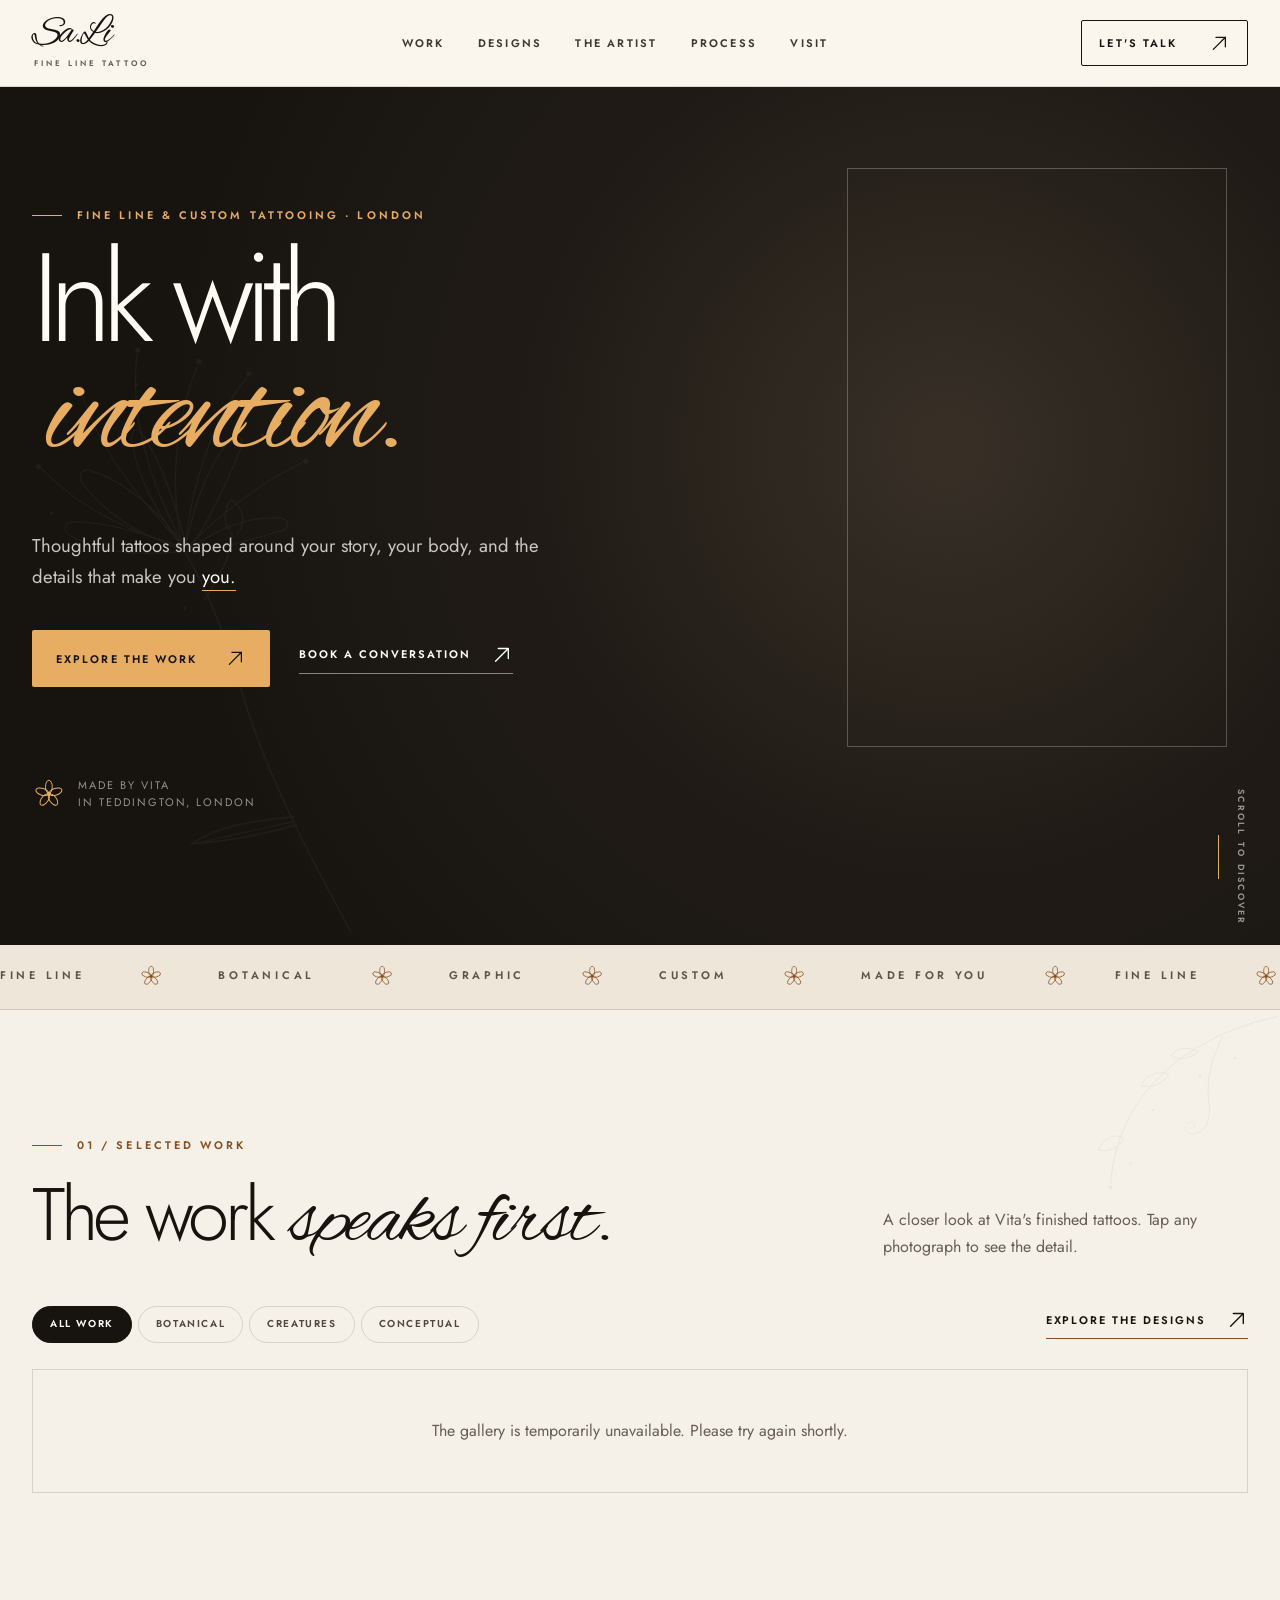
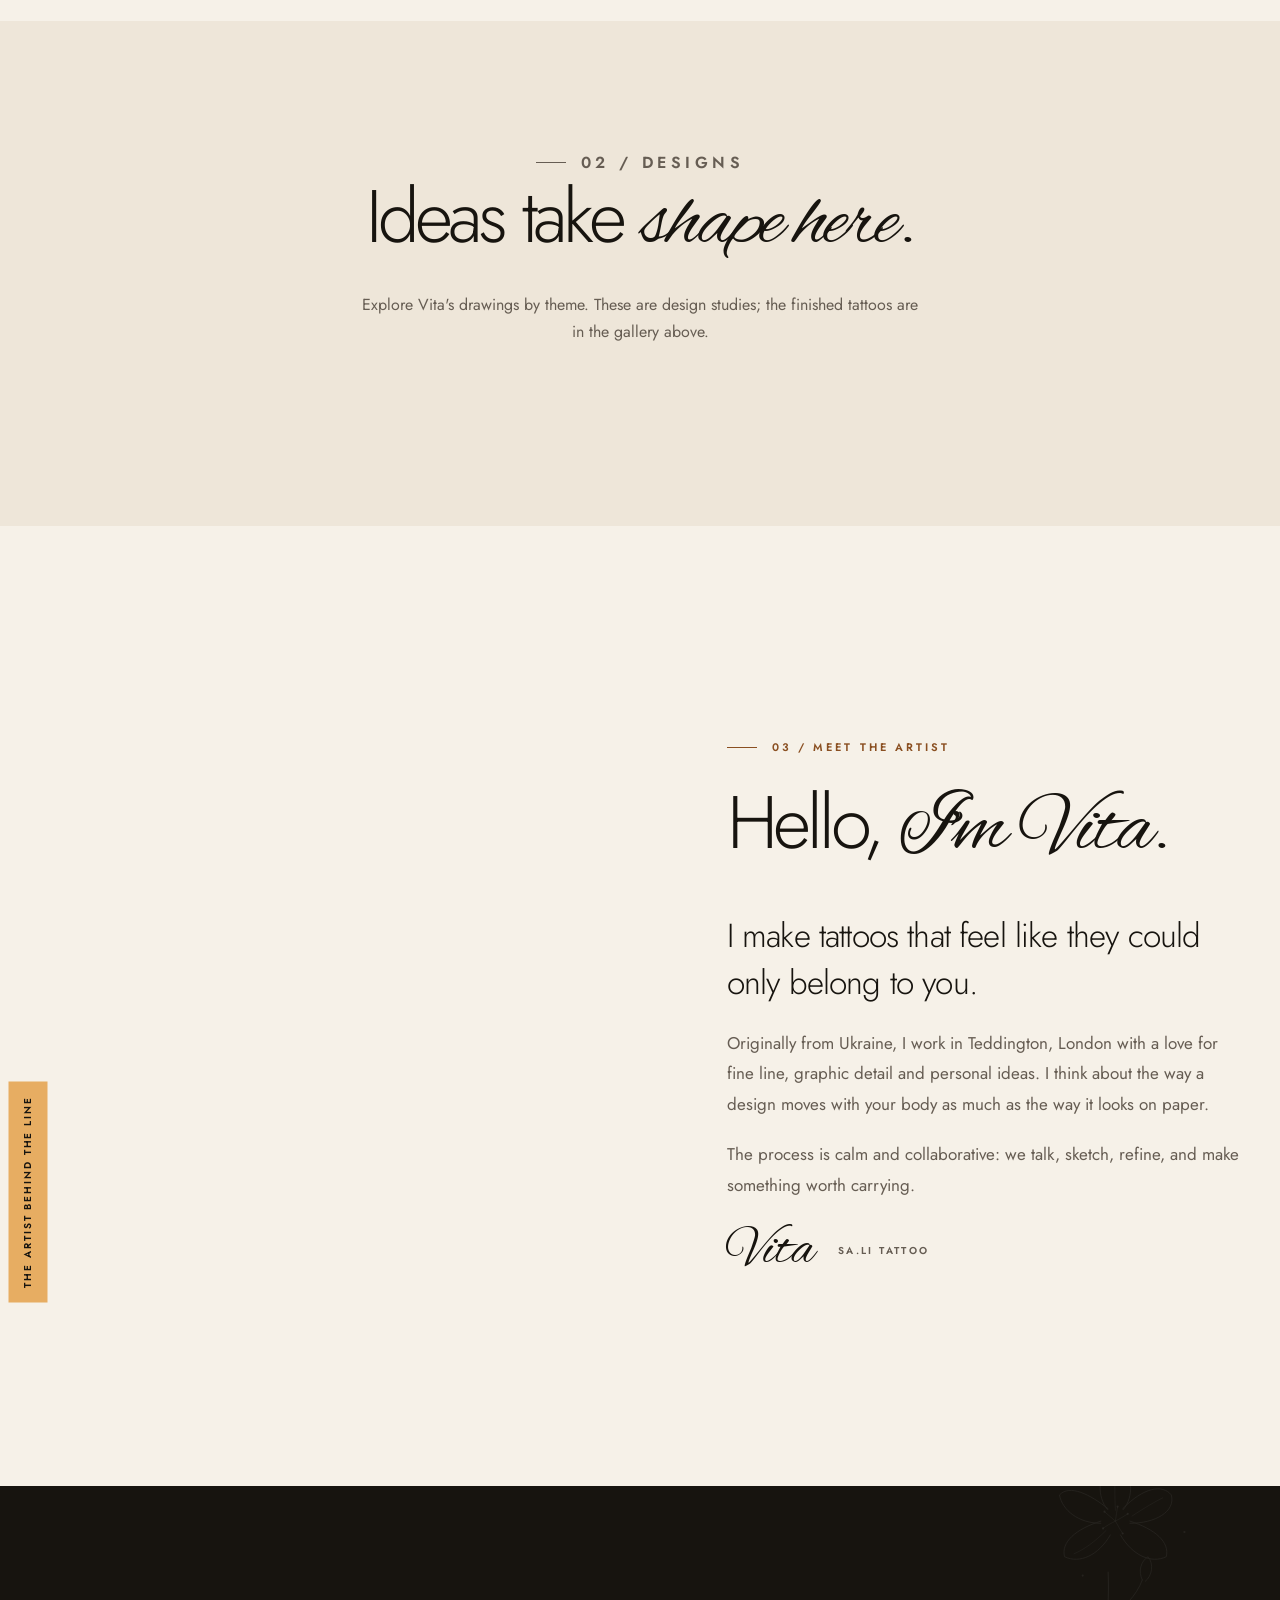
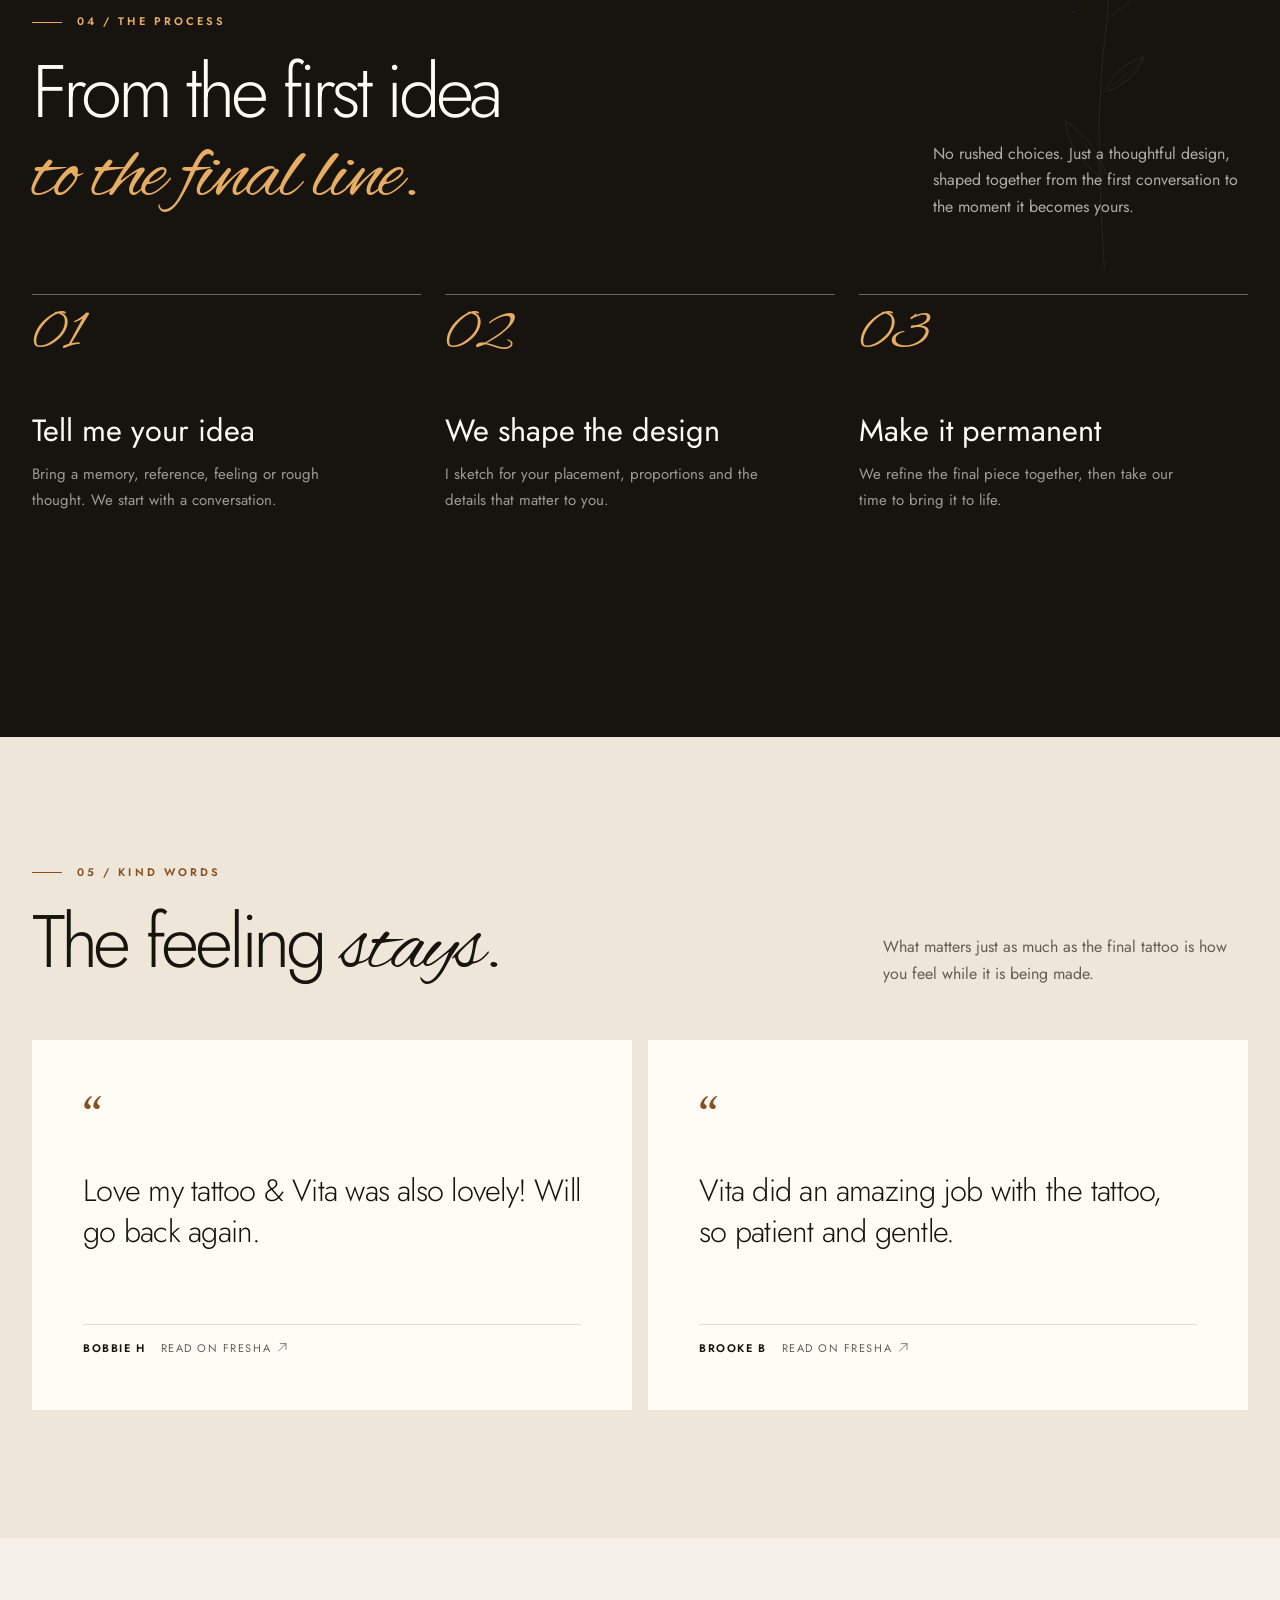
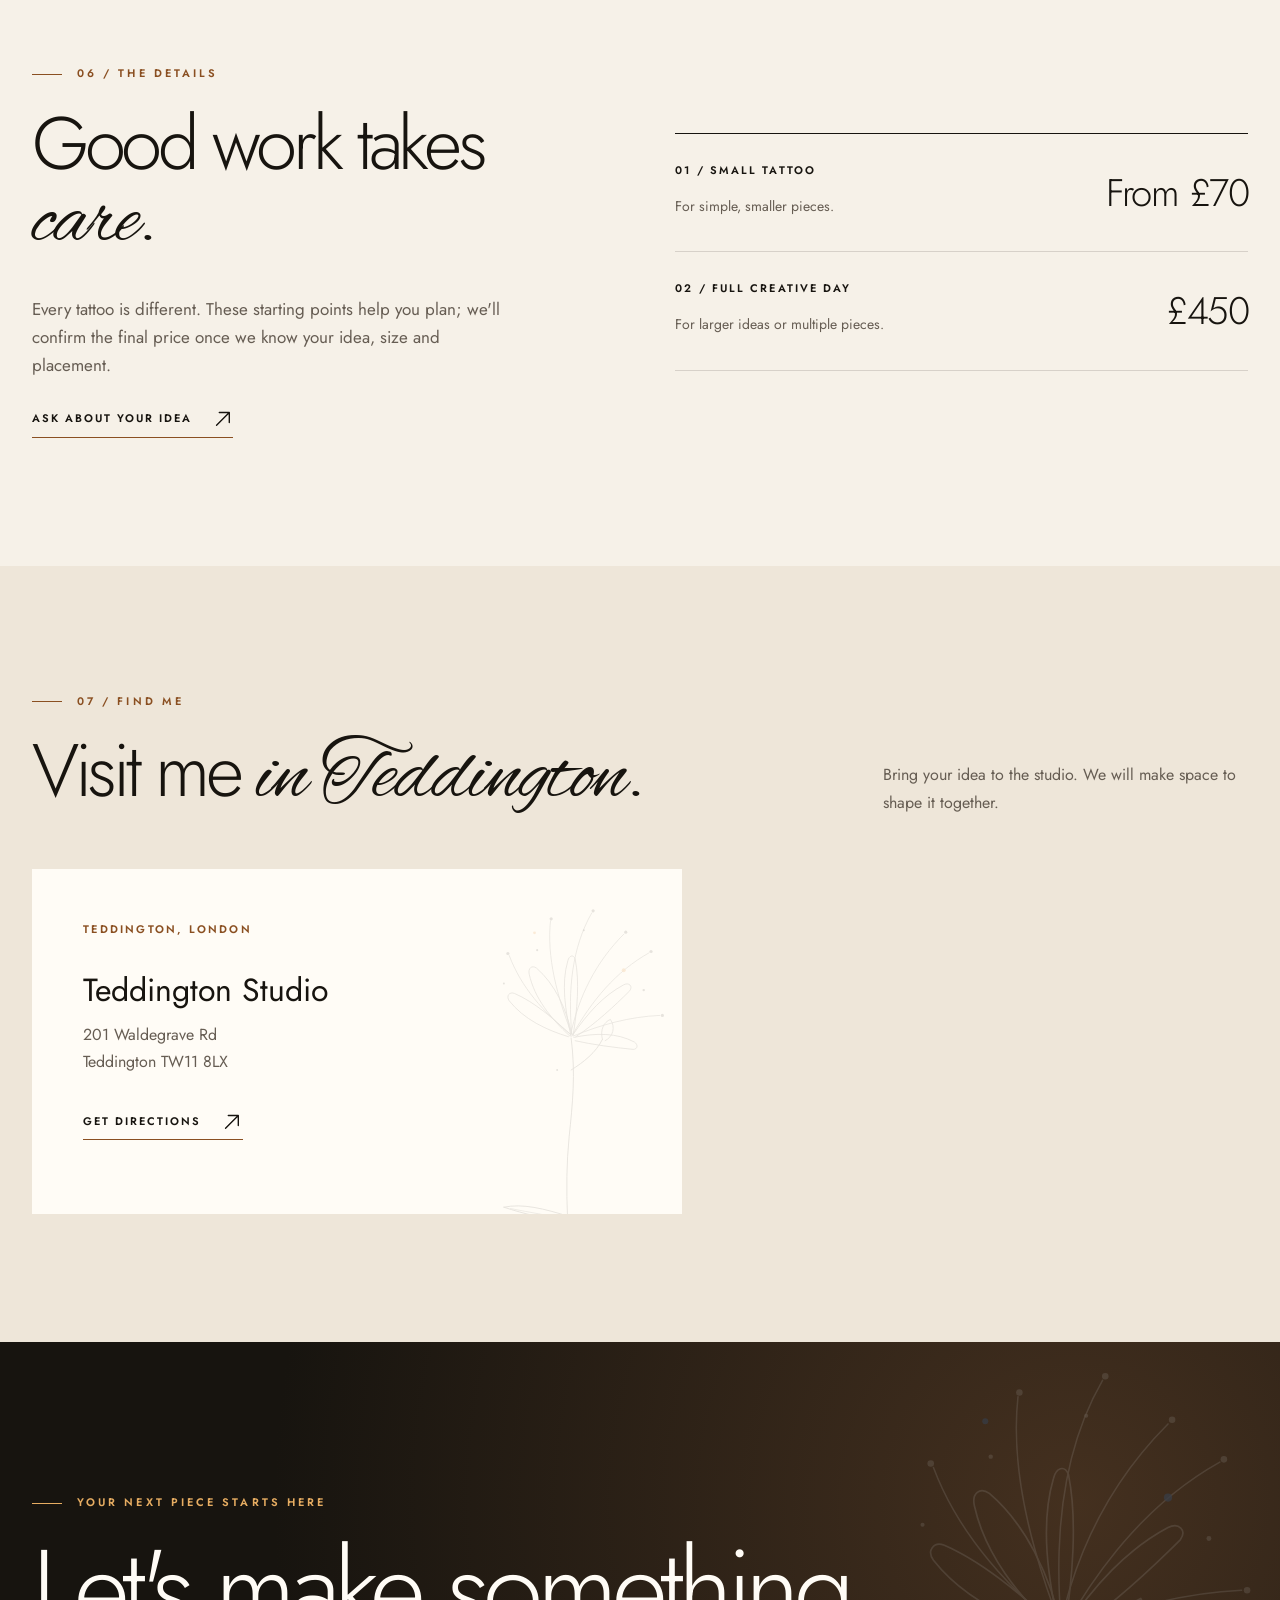
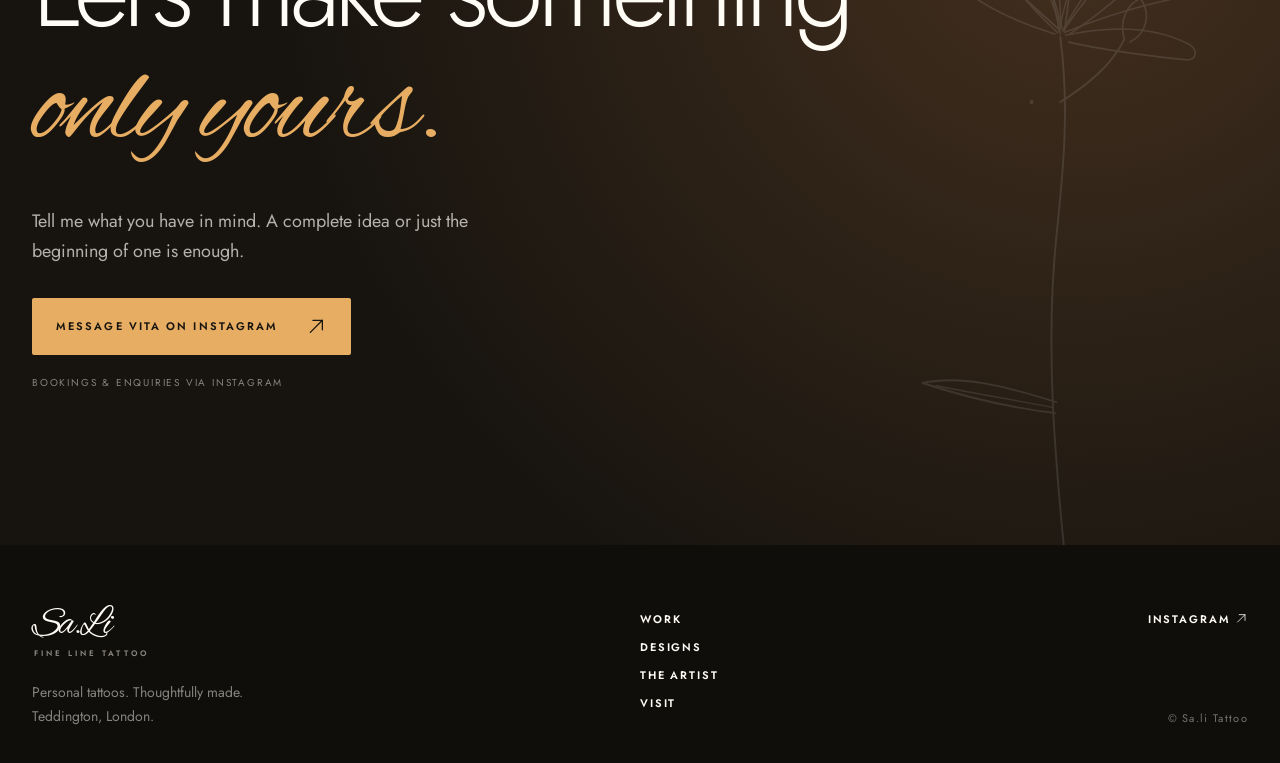
<file: index.html>
<!doctype html>
<html lang="en">
  <head>
    <meta charset="UTF-8" />
    <meta name="viewport" content="width=device-width, initial-scale=1" />
    <meta name="theme-color" content="#17140f" />
    <title>Sa.li Tattoo | Fine Line & Custom Tattoo Artist in London</title>
    <meta
      name="description"
      content="Thoughtful fine line, botanical and custom tattoos by Vita of Sa.li Tattoo. Explore the portfolio and book in Teddington, London."
    />
    <link rel="canonical" href="https://sali.tattoo/" />
    <link rel="icon" href="images/favicon.svg" type="image/svg+xml" />
    <link rel="apple-touch-icon" href="images/logo.jpg" />
    <meta property="og:type" content="website" />
    <meta property="og:site_name" content="Sa.li Tattoo" />
    <meta property="og:title" content="Sa.li Tattoo | Ink with intention" />
    <meta
      property="og:description"
      content="Fine line and custom tattoos made personal. Discover the work of Vita in Teddington, London."
    />
    <meta property="og:url" content="https://sali.tattoo/" />
    <meta
      property="og:image"
      content="https://sali.tattoo/images/gallery-16.jpg"
    />
    <meta
      property="og:image:alt"
      content="Fine line rose and lily tattoo by Sa.li Tattoo"
    />
    <meta name="twitter:card" content="summary_large_image" />
    <script type="application/ld+json">
      {
        "@context": "https://schema.org",
        "@graph": [
          {
            "@type": "TattooParlor",
            "@id": "https://sali.tattoo/#teddington",
            "name": "Sa.li Tattoo — Teddington Studio",
            "url": "https://sali.tattoo/",
            "image": "https://sali.tattoo/images/vita.jpg",
            "logo": "https://sali.tattoo/images/logo.jpg",
            "description": "Fine line and custom tattooing by Vita in Teddington.",
            "address": {
              "@type": "PostalAddress",
              "streetAddress": "201 Waldegrave Rd",
              "addressLocality": "Teddington",
              "postalCode": "TW11 8LX",
              "addressCountry": "GB"
            },
            "sameAs": ["https://www.instagram.com/sa.li_tattoo/"]
          }
        ]
      }
    </script>
    <link rel="preconnect" href="https://fonts.googleapis.com" />
    <link rel="preconnect" href="https://fonts.gstatic.com" crossorigin />
    <link
      href="https://fonts.googleapis.com/css2?family=Alex+Brush&family=Jost:wght@300;400;500;600&display=swap"
      rel="stylesheet"
    />
    <link rel="stylesheet" href="styles.css?v=20261015-6" />
    <script src="photo-api-config.js" defer></script>
    <script src="site.js?v=20261015-4" defer></script>
  </head>
  <body>
    <a class="skip-link" href="#main">Skip to content</a>
    <div class="scroll-progress" aria-hidden="true"></div>
    <header class="site-header" data-header>
      <div class="container header-inner">
        <a class="brand" href="index.html" aria-label="Sa.li Tattoo, home">
          <span class="brand-script">Sa.Li</span>
          <span class="brand-sub">Fine line tattoo</span>
        </a>
        <nav class="desktop-nav" aria-label="Main navigation">
          <a href="#work">Work</a><a href="#styles">Designs</a
          ><a href="#about">The artist</a><a href="#process">Process</a
          ><a href="#contact">Visit</a>
        </nav>
        <a class="header-cta" href="#booking"
          >Let's talk <span aria-hidden="true"><svg class="icon" aria-hidden="true"><use href="images/icons.svg#arrow-up-right"></use></svg></span></a
        >
        <details class="mobile-menu" data-mobile-menu>
          <summary>
            <span>Menu</span
            ><span class="menu-lines" aria-hidden="true"><i></i><i></i></span>
          </summary>
          <nav class="mobile-menu-panel" aria-label="Mobile navigation">
            <a href="#work">Work</a><a href="#styles">Designs</a
            ><a href="#about">The artist</a><a href="#process">Process</a
            ><a href="#contact">Visit</a>
            <a class="mobile-book" href="#booking"
              >Start your tattoo <span aria-hidden="true"><svg class="icon" aria-hidden="true"><use href="images/icons.svg#arrow-up-right"></use></svg></span></a
            >
          </nav>
        </details>
      </div>
    </header>

    <main id="main">
      <section class="hero" aria-labelledby="hero-title">
        <div class="hero-grain" aria-hidden="true"></div>
        <div class="container hero-layout">
          <div class="hero-copy">
            <p class="eyebrow eyebrow-light">
              <span class="eyebrow-line"></span> Fine line &amp; custom
              tattooing · London
            </p>
            <h1 id="hero-title">Ink with <span>intention.</span></h1>
            <figure class="hero-mobile-image">
              <img hidden
                data-photo-slot="hero-main"
                alt="Fine line rose and lily tattoo on an upper arm"
                width="1120"
                height="1400"
              />
              <figcaption>01 / Art made personal</figcaption>
            </figure>
            <p class="hero-intro">
              Thoughtful tattoos shaped around your story, your body, and the
              details that make you <em>you.</em>
            </p>
            <div class="hero-actions">
              <a class="button button-amber" href="#work"
                >Explore the work <span aria-hidden="true"><svg class="icon" aria-hidden="true"><use href="images/icons.svg#arrow-up-right"></use></svg></span></a
              >
              <a class="text-link text-link-light" href="#booking"
                >Book a conversation <span aria-hidden="true"><svg class="icon" aria-hidden="true"><use href="images/icons.svg#arrow-up-right"></use></svg></span></a
              >
            </div>
            <div class="hero-footnote">
              <span class="hero-footnote-mark"><svg class="icon icon-flower" aria-hidden="true"><use href="images/icons.svg#flower"></use></svg></span
              ><span>Made by Vita<br />in Teddington, London</span>
            </div>
          </div>
          <div class="hero-visual" data-tilt>
            <div class="hero-visual-back" aria-hidden="true"></div>
            <figure class="hero-main-image">
              <img hidden
                data-photo-slot="hero-main"
                alt="Fine line rose and lily tattoo on an upper arm"
                width="1120"
                height="1400"
                fetchpriority="high"
              />
              <figcaption>01 / Art made personal</figcaption>
            </figure>
            <figure class="hero-accent-image">
              <img hidden
                data-photo-slot="hero-accent"
                alt="Detailed dragon tattoo on the side of a neck"
                width="960"
                height="1280"
              />
              <figcaption>Quiet detail. Bold feeling.</figcaption>
            </figure>
          </div>
        </div>
        <a class="scroll-cue" href="#work"
          ><span>Scroll to discover</span
          ><span class="scroll-cue-line" aria-hidden="true"></span
        ></a>
      </section>

      <div class="marquee" aria-hidden="true">
        <div class="marquee-track">
          <span
            >FINE LINE <b><svg class="icon icon-flower" aria-hidden="true"><use href="images/icons.svg#flower"></use></svg></b> BOTANICAL <b><svg class="icon icon-flower" aria-hidden="true"><use href="images/icons.svg#flower"></use></svg></b> GRAPHIC <b><svg class="icon icon-flower" aria-hidden="true"><use href="images/icons.svg#flower"></use></svg></b> CUSTOM
            <b><svg class="icon icon-flower" aria-hidden="true"><use href="images/icons.svg#flower"></use></svg></b> MADE FOR YOU <b><svg class="icon icon-flower" aria-hidden="true"><use href="images/icons.svg#flower"></use></svg></b></span
          ><span
            >FINE LINE <b><svg class="icon icon-flower" aria-hidden="true"><use href="images/icons.svg#flower"></use></svg></b> BOTANICAL <b><svg class="icon icon-flower" aria-hidden="true"><use href="images/icons.svg#flower"></use></svg></b> GRAPHIC <b><svg class="icon icon-flower" aria-hidden="true"><use href="images/icons.svg#flower"></use></svg></b> CUSTOM
            <b><svg class="icon icon-flower" aria-hidden="true"><use href="images/icons.svg#flower"></use></svg></b> MADE FOR YOU <b><svg class="icon icon-flower" aria-hidden="true"><use href="images/icons.svg#flower"></use></svg></b></span
          >
        </div>
      </div>

      <section
        class="section work-section"
        id="work"
        aria-labelledby="work-title"
      >
        <div class="container">
          <div class="section-heading" data-reveal>
            <div>
              <p class="eyebrow">01 / Selected work</p>
              <h2 id="work-title">
                The work <span class="script">speaks first.</span>
              </h2>
            </div>
            <p>
              A closer look at Vita's finished tattoos. Tap any photograph to
              see the detail.
            </p>
          </div>
          <div class="work-controls">
            <div
              class="filter-list"
              role="group"
              aria-label="Filter tattoo portfolio"
            >
              <button
                class="filter-button is-active"
                type="button"
                data-filter="all"
                aria-pressed="true"
              >
                All work
              </button>
              <button
                class="filter-button"
                type="button"
                data-filter="botanical"
                aria-pressed="false"
              >
                Botanical
              </button>
              <button
                class="filter-button"
                type="button"
                data-filter="creatures"
                aria-pressed="false"
              >
                Creatures
              </button>
              <button
                class="filter-button"
                type="button"
                data-filter="concepts"
                aria-pressed="false"
              >
                Conceptual
              </button>
            </div>
            <a class="text-link work-design-link" href="#styles"
              >Explore the designs <span aria-hidden="true"><svg class="icon" aria-hidden="true"><use href="images/icons.svg#arrow-up-right"></use></svg></span></a
            >
          </div>
          <div class="work-grid">
            <p class="gallery-empty">Loading gallery…</p>
          </div>
        </div>
      </section>

      <section
        class="section styles-section"
        id="styles"
        aria-labelledby="styles-title"
      >
        <div class="container">
          <div class="section-heading section-heading-centered" data-reveal>
            <p class="eyebrow">02 / Designs</p>
            <h2 id="styles-title">
              Ideas take <span class="script">shape here.</span>
            </h2>
            <p>
              Explore Vita's drawings by theme. These are design studies; the
              finished tattoos are in the gallery above.
            </p>
          </div>
          <div class="design-cards">
            <a class="design-card" href="animals.html" data-reveal hidden>
              <span class="design-card-number">01 / 03</span>
              <span class="design-card-images"
                ><img hidden
                  data-photo-slot="design-cover-animals"
                  alt="Moth and butterfly drawings"
                  width="2480"
                  height="3169"
                  loading="lazy"
              /></span>
              <span class="design-card-copy"
                ><span
                  ><small>Wings, wildlife &amp; movement</small
                  ><strong>Animals</strong></span
                ><span class="design-card-link"
                  >Explore designs <b aria-hidden="true"><svg class="icon" aria-hidden="true"><use href="images/icons.svg#arrow-up-right"></use></svg></b></span
                ></span
              >
            </a>
            <a class="design-card" href="plants.html" data-reveal hidden>
              <span class="design-card-number">02 / 03</span>
              <span class="design-card-images"
                ><img hidden
                  data-photo-slot="design-cover-plants"
                  alt="Fruit illustration studies"
                  width="2098"
                  height="2970"
                  loading="lazy"
              /></span>
              <span class="design-card-copy"
                ><span
                  ><small>Flowers, fruit &amp; natural forms</small
                  ><strong>Plants</strong></span
                ><span class="design-card-link"
                  >Explore designs <b aria-hidden="true"><svg class="icon" aria-hidden="true"><use href="images/icons.svg#arrow-up-right"></use></svg></b></span
                ></span
              >
            </a>
            <a class="design-card" href="other.html" data-reveal hidden>
              <span class="design-card-number">03 / 03</span>
              <span class="design-card-images"
                ><img hidden
                  data-photo-slot="design-cover-other"
                  alt="Meditating animal illustrations"
                  width="2373"
                  height="3273"
                  loading="lazy"
              /></span>
              <span class="design-card-copy"
                ><span
                  ><small>Playful &amp; personal concepts</small
                  ><strong>Other</strong></span
                ><span class="design-card-link"
                  >Explore designs <b aria-hidden="true"><svg class="icon" aria-hidden="true"><use href="images/icons.svg#arrow-up-right"></use></svg></b></span
                ></span
              >
            </a>
          </div>
        </div>
      </section>

      <section
        class="section about-section"
        id="about"
        aria-labelledby="about-title"
      >
        <div class="container about-layout">
          <div class="about-photos" data-reveal>
            <img hidden
              class="about-action"
              data-photo-slot="artist-action"
              alt="Vita carefully tattooing a client in the studio"
              width="900"
              height="1200"
              loading="lazy"
            /><img hidden
              class="about-portrait"
              data-photo-slot="artist-portrait"
              alt="Portrait of Vita, Sa.li Tattoo artist"
              width="1600"
              height="1061"
              loading="lazy"
            /><span class="about-photo-label">The artist behind the line</span>
          </div>
          <div class="about-copy" data-reveal>
            <p class="eyebrow">03 / Meet the artist</p>
            <h2 id="about-title">
              Hello, <span class="script">I'm Vita.</span>
            </h2>
            <p class="about-lead">
              I make tattoos that feel like they could only belong to you.
            </p>
            <p>
              Originally from Ukraine, I work in Teddington, London with a love
              for fine line, graphic detail and personal ideas. I think about
              the way a design moves with your body as much as the way it looks
              on paper.
            </p>
            <p>
              The process is calm and collaborative: we talk, sketch, refine,
              and make something worth carrying.
            </p>
            <div class="about-signature">Vita <span>Sa.li Tattoo</span></div>
          </div>
        </div>
      </section>

      <section
        class="section process-section"
        id="process"
        aria-labelledby="process-title"
      >
        <div class="container">
          <div class="process-top" data-reveal>
            <div>
              <p class="eyebrow eyebrow-light">04 / The process</p>
              <h2 id="process-title">
                From the first idea
                <span class="script">to the final line.</span>
              </h2>
            </div>
            <p>
              No rushed choices. Just a thoughtful design, shaped together from
              the first conversation to the moment it becomes yours.
            </p>
          </div>
          <ol class="process-steps">
            <li data-reveal>
              <span class="step-number">01</span>
              <h3>Tell me your idea</h3>
              <p>
                Bring a memory, reference, feeling or rough thought. We start
                with a conversation.
              </p>
            </li>
            <li data-reveal>
              <span class="step-number">02</span>
              <h3>We shape the design</h3>
              <p>
                I sketch for your placement, proportions and the details that
                matter to you.
              </p>
            </li>
            <li data-reveal>
              <span class="step-number">03</span>
              <h3>Make it permanent</h3>
              <p>
                We refine the final piece together, then take our time to bring
                it to life.
              </p>
            </li>
          </ol>
        </div>
      </section>

      <section class="section reviews-section" aria-labelledby="reviews-title">
        <div class="container">
          <div class="section-heading" data-reveal>
            <div>
              <p class="eyebrow">05 / Kind words</p>
              <h2 id="reviews-title">
                The feeling <span class="script">stays.</span>
              </h2>
            </div>
            <p>
              What matters just as much as the final tattoo is how you feel
              while it is being made.
            </p>
          </div>
          <div class="reviews-grid">
            <blockquote data-reveal>
              <a
                class="review-link"
                href="https://www.fresha.com/uk/a/vita-tattooist-at-teddington-ink-teddington-201-waldegrave-road-l0gueldz?reviews=true&amp;reviewSearch=Vita%20was%20also%20lovely"
                target="_blank"
                rel="noopener noreferrer"
                aria-label="Read Bobbie H's review on Vita's Fresha profile"
              >
                <span class="quote-mark" aria-hidden="true">“</span>
                <p>Love my tattoo &amp; Vita was also lovely! Will go back again.</p>
                <footer>
                  <strong>Bobbie H</strong><span>Read on Fresha <svg class="icon" aria-hidden="true"><use href="images/icons.svg#arrow-up-right"></use></svg></span>
                </footer>
              </a>
            </blockquote>
            <blockquote data-reveal>
              <a
                class="review-link"
                href="https://www.fresha.com/uk/a/vita-tattooist-at-teddington-ink-teddington-201-waldegrave-road-l0gueldz?reviews=true&amp;reviewSearch=so%20patient%20and%20gentle"
                target="_blank"
                rel="noopener noreferrer"
                aria-label="Read Brooke B's review on Vita's Fresha profile"
              >
                <span class="quote-mark" aria-hidden="true">“</span>
                <p>Vita did an amazing job with the tattoo, so patient and gentle.</p>
                <footer>
                  <strong>Brooke B</strong><span>Read on Fresha <svg class="icon" aria-hidden="true"><use href="images/icons.svg#arrow-up-right"></use></svg></span>
                </footer>
              </a>
            </blockquote>
          </div>
        </div>
      </section>

      <section
        class="section pricing-section"
        id="pricing"
        aria-labelledby="pricing-title"
      >
        <div class="container pricing-layout">
          <div data-reveal>
            <p class="eyebrow">06 / The details</p>
            <h2 id="pricing-title">
              Good work takes <span class="script">care.</span>
            </h2>
            <p>
              Every tattoo is different. These starting points help you plan;
              we'll confirm the final price once we know your idea, size and
              placement.
            </p>
            <a class="text-link" href="#booking"
              >Ask about your idea <span aria-hidden="true"><svg class="icon" aria-hidden="true"><use href="images/icons.svg#arrow-up-right"></use></svg></span></a
            >
          </div>
          <div class="price-list" data-reveal>
            <div>
              <span>01 / Small tattoo</span><strong>From £70</strong>
              <p>For simple, smaller pieces.</p>
            </div>
            <div>
              <span>02 / Full creative day</span><strong>£450</strong>
              <p>For larger ideas or multiple pieces.</p>
            </div>
          </div>
        </div>
      </section>

      <section
        class="section contact-section"
        id="contact"
        aria-labelledby="contact-title"
      >
        <div class="container">
          <div class="section-heading" data-reveal>
            <div>
              <p class="eyebrow">07 / Find me</p>
              <h2 id="contact-title">
                Visit me <span class="script">in Teddington.</span>
              </h2>
            </div>
            <p>
              Bring your idea to the studio. We will make space to shape it
              together.
            </p>
          </div>
          <div class="locations">
            <article class="location-card" data-reveal>
              <span class="location-number">Teddington, London</span>
              <h3>Teddington Studio</h3>
              <address>201 Waldegrave Rd<br />Teddington TW11 8LX</address>
              <a
                class="text-link"
                href="https://maps.google.com/?q=201+Waldegrave+Rd,+Teddington+TW11+8LX"
                target="_blank"
                rel="noopener noreferrer"
                >Get directions <span aria-hidden="true"><svg class="icon" aria-hidden="true"><use href="images/icons.svg#arrow-up-right"></use></svg></span></a
              >
            </article>
          </div>
        </div>
      </section>

      <section
        class="booking-section"
        id="booking"
        aria-labelledby="booking-title"
      >
        <div class="container booking-inner" data-reveal>
          <p class="eyebrow eyebrow-light">Your next piece starts here</p>
          <h2 id="booking-title">
            Let's make something <span class="script">only yours.</span>
          </h2>
          <p>
            Tell me what you have in mind. A complete idea or just the beginning
            of one is enough.
          </p>
          <a
            class="button button-amber"
            href="https://www.instagram.com/sa.li_tattoo/"
            target="_blank"
            rel="noopener noreferrer"
            >Message Vita on Instagram <span aria-hidden="true"><svg class="icon" aria-hidden="true"><use href="images/icons.svg#arrow-up-right"></use></svg></span></a
          ><span class="booking-note"
            >Bookings &amp; enquiries via Instagram</span
          >
        </div>
      </section>
    </main>

    <footer class="site-footer">
      <div class="container footer-grid">
        <div>
          <a
            class="brand brand-footer"
            href="index.html"
            aria-label="Sa.li Tattoo, home"
            ><span class="brand-script">Sa.Li</span
            ><span class="brand-sub">Fine line tattoo</span></a
          >
          <p>Personal tattoos. Thoughtfully made.<br />Teddington, London.</p>
        </div>
        <nav aria-label="Footer navigation">
          <a href="#work">Work</a><a href="#styles">Designs</a
          ><a href="#about">The artist</a><a href="#contact">Visit</a>
        </nav>
        <div class="footer-right">
          <a
            href="https://www.instagram.com/sa.li_tattoo/"
            target="_blank"
            rel="noopener noreferrer"
            >Instagram <svg class="icon" aria-hidden="true"><use href="images/icons.svg#arrow-up-right"></use></svg></a
          ><small>© Sa.li Tattoo</small>
        </div>
      </div>
    </footer>

    <dialog
      class="lightbox"
      aria-label="Expanded portfolio image"
      data-lightbox-dialog
    >
      <div class="lightbox-inner">
        <button
          class="lightbox-close"
          type="button"
          data-lightbox-close
          aria-label="Close image"
        >
          ×
        </button>
        <div class="lightbox-image-wrap">
          <img src="images/gallery-16.jpg" alt="" data-lightbox-image />
        </div>
        <div class="lightbox-footer">
          <div>
            <span data-lightbox-kind></span
            ><strong data-lightbox-title></strong>
          </div>
          <div class="lightbox-controls">
            <span data-lightbox-counter></span
            ><button
              type="button"
              data-lightbox-prev
              aria-label="Previous image"
            >
              <svg class="icon" aria-hidden="true"><use href="images/icons.svg#arrow-left"></use></svg></button
            ><button type="button" data-lightbox-next aria-label="Next image">
              <svg class="icon" aria-hidden="true"><use href="images/icons.svg#arrow-right"></use></svg>
            </button>
          </div>
        </div>
      </div>
    </dialog>
  </body>
</html>
</file>
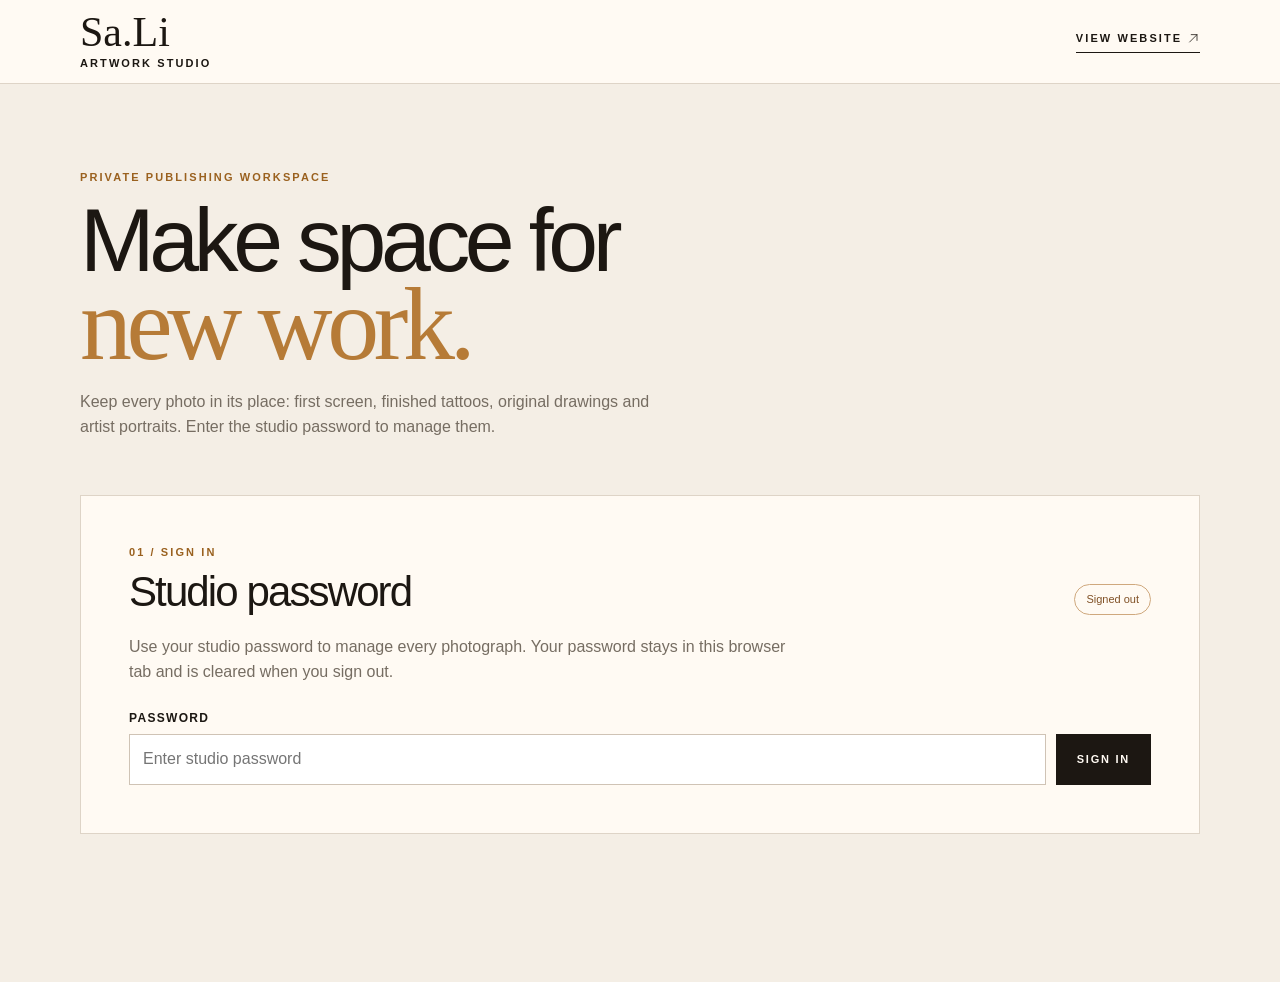
<file: admin/index.html>
<!doctype html>
<html lang="en">
  <head>
    <meta charset="UTF-8" />
    <meta name="viewport" content="width=device-width, initial-scale=1" />
    <meta name="robots" content="noindex, nofollow" />
    <meta
      http-equiv="Content-Security-Policy"
      content="default-src 'self'; script-src 'self'; style-src 'self' https://fonts.googleapis.com; font-src https://fonts.gstatic.com; img-src 'self' https://*.workers.dev blob: data:; connect-src 'self' https://*.workers.dev; form-action 'none'; base-uri 'none'"
    />
    <title>Artwork studio | Sa.li Tattoo</title>
    <link rel="icon" href="../images/favicon.svg" type="image/svg+xml" />
    <link rel="preconnect" href="https://fonts.googleapis.com" />
    <link rel="preconnect" href="https://fonts.gstatic.com" crossorigin />
    <link
      href="https://fonts.googleapis.com/css2?family=Alex+Brush&family=Jost:wght@300;400;500;600&display=swap"
      rel="stylesheet"
    />
    <link rel="stylesheet" href="admin.css?v=20261015-5" />
    <script src="../photo-api-config.js" defer></script>
    <script src="admin.js?v=20261015-5" defer></script>
  </head>
  <body>
    <header class="admin-header">
      <a class="brand" href="../index.html" aria-label="Sa.li Tattoo home">
        <span>Sa.Li</span><small>Artwork studio</small>
      </a>
      <a class="back-link" href="../index.html">View website <svg class="icon" aria-hidden="true"><use href="../images/icons.svg#arrow-up-right"></use></svg></a>
    </header>

    <main>
      <div class="intro">
        <p class="eyebrow">Private publishing workspace</p>
        <h1>Make space for <em>new work.</em></h1>
        <p>
          Keep every photo in its place: first screen, finished tattoos,
          original drawings and artist portraits. Enter the studio password to manage them.
        </p>
      </div>

      <section class="panel" aria-labelledby="access-title">
        <div class="panel-heading">
          <div>
            <p class="step">01 / Sign in</p>
            <h2 id="access-title">Studio password</h2>
          </div>
          <span class="connection" id="connection-state">Signed out</span>
        </div>
        <p class="muted">
          Use your studio password to manage every photograph. Your password
          stays in this browser tab and is cleared when you sign out.
        </p>
        <form id="connect-form" class="connect-form">
          <label for="password">Password</label>
          <div class="input-row">
            <input
              id="password"
              type="password"
              placeholder="Enter studio password"
              autocomplete="current-password"
              spellcheck="false"
              required
            />
            <button type="submit" class="button">Sign in</button>
          </div>
        </form>
        <button id="disconnect" class="text-button" type="button" hidden>
          Sign out
        </button>
      </section>

      <section class="panel" id="upload-panel" aria-labelledby="upload-title" hidden>
        <div class="panel-heading">
          <div>
            <p class="step">02 / Upload</p>
            <h2 id="upload-title">Add one photograph</h2>
          </div>
          <span class="muted">JPEG, PNG or WebP · up to 8 MB</span>
        </div>
        <p id="upload-feedback" class="upload-feedback" role="status" aria-live="polite"></p>
        <div id="replace-message" class="replace-message" hidden>
          <span id="replace-description"></span>
          <button id="cancel-replace" class="text-button" type="button">Cancel replacement</button>
        </div>
        <form id="upload-form" class="upload-layout">
          <div class="fields">
            <div id="upload-destination">
              <label for="kind">Where should it appear?</label>
              <select id="kind" required>
                <option value="tattoo">Finished tattoo · main gallery</option>
                <option value="design">Original drawing · design page</option>
              </select>

              <label for="category">Collection</label>
              <select id="category" required></select>
            </div>

            <label for="photo">Photograph</label>
            <input
              id="photo"
              type="file"
              accept="image/jpeg,image/png,image/webp"
              required
            />

            <label for="title">Internal title</label>
            <input
              id="title"
              type="text"
              maxlength="80"
              placeholder="e.g. Lily on the shoulder"
              required
            />
            <p class="field-note">This title stays in the admin page and image viewer.</p>

            <label for="alt">Image description</label>
            <textarea
              id="alt"
              rows="3"
              maxlength="180"
              placeholder="Describe the subject, placement and visible details"
              required
            ></textarea>
            <p class="field-note">This helps visitors using screen readers.</p>

            <button class="button publish-button" type="submit">
              Publish photograph <span aria-hidden="true"><svg class="icon" aria-hidden="true"><use href="../images/icons.svg#arrow-up-right"></use></svg></span>
            </button>
          </div>
          <div class="preview" id="preview">
            <span>Preview appears here</span>
            <img id="preview-image" alt="Selected upload preview" hidden />
          </div>
        </form>
      </section>

      <section class="panel" id="library-panel" aria-labelledby="library-title" hidden>
        <div class="panel-heading">
          <div>
            <p class="step">03 / Library</p>
            <h2 id="library-title">Manage website photos</h2>
          </div>
          <span class="muted" id="photo-count"></span>
        </div>
        <p class="muted library-note">
          Each section matches a place on the website. Replace any photo, move
          gallery work between collections, or remove and restore it here.
        </p>
        <div id="catalog-groups"></div>
        <div class="library-group" id="removed-group">
          <div class="library-group-heading"><h3>Removed photos</h3><span class="muted" id="removed-count"></span></div>
          <p class="muted">Removed photos stay here so you can restore them.</p>
          <div id="removed-list" class="manage-grid"></div>
        </div>
      </section>

      <p id="status" class="status" role="status" aria-live="polite"></p>
      <noscript>This publishing page needs JavaScript enabled.</noscript>
    </main>
  </body>
</html>
</file>
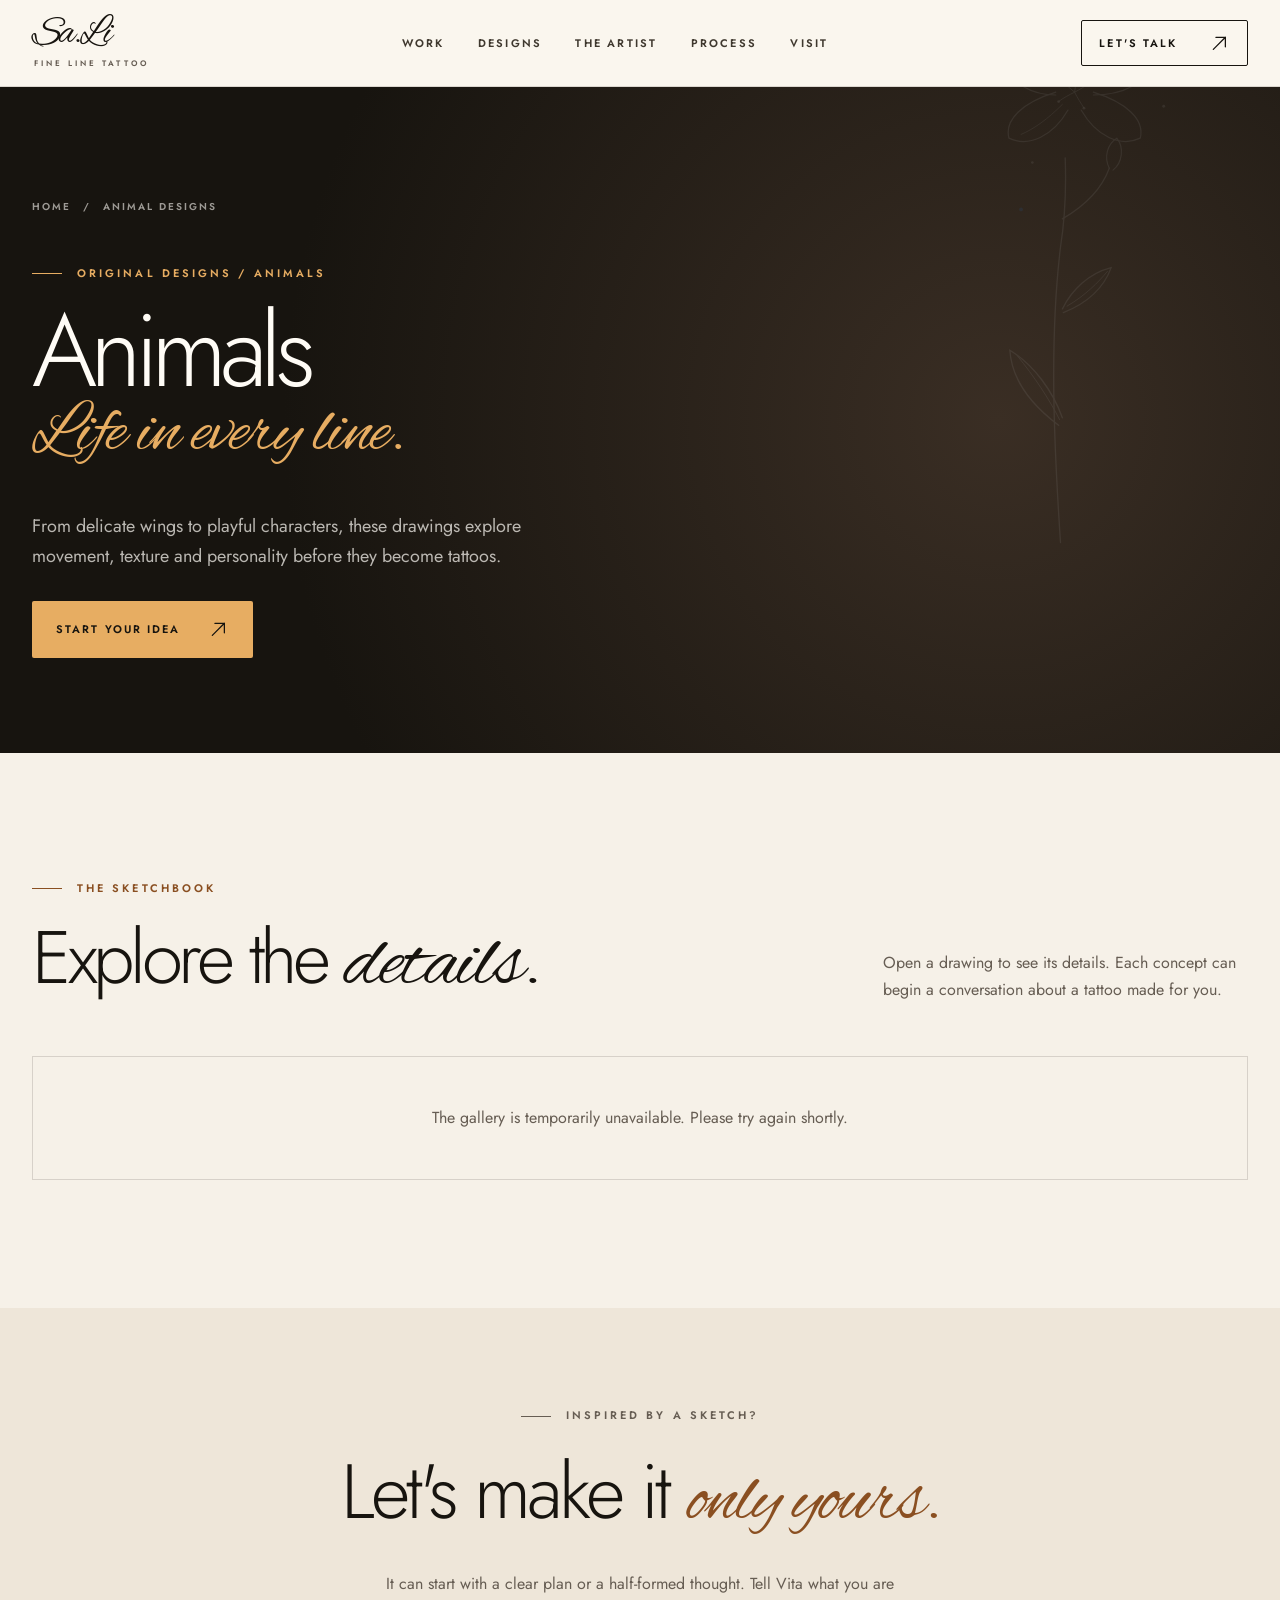
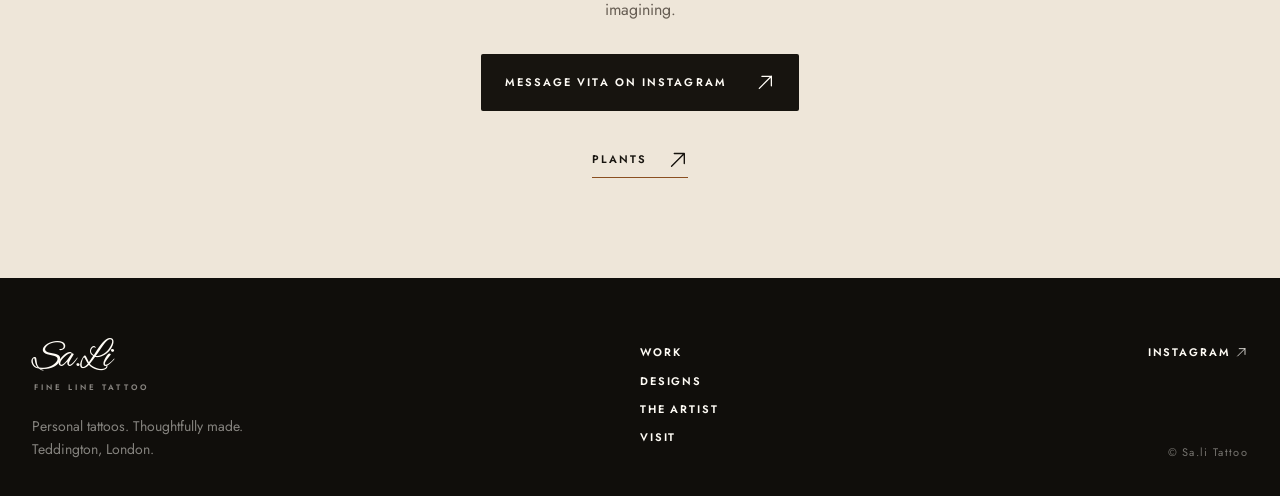
<file: animals.html>
<!doctype html>
<html lang="en">
  <head>
    <meta charset="UTF-8" />
    <meta name="viewport" content="width=device-width, initial-scale=1" />
    <meta name="theme-color" content="#17140f" />
    <title>Sa.li Tattoo | Animal Tattoo Designs in Teddington</title>
    <meta
      name="description"
      content="Explore animal studies and original tattoo sketches by Vita of Sa.li Tattoo in Teddington, London."
    />
    <link rel="canonical" href="https://sali.tattoo/animals.html" />
    <link rel="icon" href="images/favicon.svg" type="image/svg+xml" />
    <link rel="apple-touch-icon" href="images/logo.jpg" />
    <meta property="og:type" content="website" />
    <meta property="og:site_name" content="Sa.li Tattoo" />
    <meta
      property="og:title"
      content="Sa.li Tattoo | Animal Tattoo Designs in Teddington"
    />
    <meta
      property="og:description"
      content="Explore animal studies and original tattoo sketches by Vita of Sa.li Tattoo in Teddington, London."
    />
    <meta property="og:url" content="https://sali.tattoo/animals.html" />
    <meta
      property="og:image"
      content="https://sali.tattoo/images/design-moth-butterfly.jpg"
    />
    <meta name="twitter:card" content="summary_large_image" />
    <link rel="preconnect" href="https://fonts.googleapis.com" />
    <link rel="preconnect" href="https://fonts.gstatic.com" crossorigin />
    <link
      href="https://fonts.googleapis.com/css2?family=Alex+Brush&family=Jost:wght@300;400;500;600&display=swap"
      rel="stylesheet"
    />
    <link rel="preload" as="image" href="images/design-moth-butterfly.jpg" />
    <link rel="stylesheet" href="styles.css?v=20261015-6" />
    <script src="photo-api-config.js" defer></script>
    <script src="site.js?v=20261015-4" defer></script>
  </head>
  <body>
    <a class="skip-link" href="#main">Skip to content</a>
    <div class="scroll-progress" aria-hidden="true"></div>
    <header class="site-header" data-header>
      <div class="container header-inner">
        <a class="brand" href="index.html" aria-label="Sa.li Tattoo, home"
          ><span class="brand-script">Sa.Li</span
          ><span class="brand-sub">Fine line tattoo</span></a
        >
        <nav class="desktop-nav" aria-label="Main navigation">
          <a href="index.html#work">Work</a
          ><a href="index.html#styles">Designs</a
          ><a href="index.html#about">The artist</a
          ><a href="index.html#process">Process</a
          ><a href="index.html#contact">Visit</a>
        </nav>
        <a class="header-cta" href="index.html#booking"
          >Let's talk <span aria-hidden="true"><svg class="icon" aria-hidden="true"><use href="images/icons.svg#arrow-up-right"></use></svg></span></a
        >
        <details class="mobile-menu" data-mobile-menu>
          <summary>
            <span>Menu</span
            ><span class="menu-lines" aria-hidden="true"><i></i><i></i></span>
          </summary>
          <nav class="mobile-menu-panel" aria-label="Mobile navigation">
            <a href="index.html#work">Work</a
            ><a href="index.html#styles">Designs</a
            ><a href="index.html#about">The artist</a
            ><a href="index.html#process">Process</a
            ><a href="index.html#contact">Visit</a
            ><a class="mobile-book" href="index.html#booking"
              >Start your tattoo <span aria-hidden="true"><svg class="icon" aria-hidden="true"><use href="images/icons.svg#arrow-up-right"></use></svg></span></a
            >
          </nav>
        </details>
      </div>
    </header>
    <main id="main">
      <section
        class="category-hero design-hero"
        aria-labelledby="category-title"
      >
        <div class="container category-hero-layout">
          <div class="category-hero-copy">
            <nav class="breadcrumb" aria-label="Breadcrumb">
              <a href="index.html">Home</a><span aria-hidden="true">/</span
              ><span>Animal designs</span>
            </nav>
            <p class="eyebrow eyebrow-light">Original designs / animals</p>
            <h1 id="category-title">
              Animals<span class="script">Life in every line.</span>
            </h1>
            <p>
              From delicate wings to playful characters, these drawings explore
              movement, texture and personality before they become tattoos.
            </p>
            <a class="button button-amber" href="index.html#booking"
              >Start your idea <span aria-hidden="true"><svg class="icon" aria-hidden="true"><use href="images/icons.svg#arrow-up-right"></use></svg></span></a
            >
          </div>
          <div class="category-hero-media">
            <img hidden
              data-photo-slot="design-hero-animals"
              alt="Moth and butterfly tattoo design studies"
              width="2480"
              height="3169"
              fetchpriority="high"
            /><span>Drawn by Vita · Sa.li Tattoo</span>
          </div>
        </div>
      </section>
      <section
        class="section category-gallery-section design-gallery"
        aria-labelledby="gallery-title"
      >
        <div class="container">
          <div class="section-heading" data-reveal>
            <div>
              <p class="eyebrow">The sketchbook</p>
              <h2 id="gallery-title">
                Explore the <span class="script">details.</span>
              </h2>
            </div>
            <p>
              Open a drawing to see its details. Each concept can begin a
              conversation about a tattoo made for you.
            </p>
          </div>
          <div class="category-gallery-grid">
            <p class="gallery-empty">Loading gallery…</p>
          </div>
        </div>
      </section>
      <section class="category-outro">
        <div class="container" data-reveal>
          <p class="eyebrow" style="justify-content: center">
            Inspired by a sketch?
          </p>
          <h2>Let's make it <span class="script">only yours.</span></h2>
          <p>
            It can start with a clear plan or a half-formed thought. Tell Vita
            what you are imagining.
          </p>
          <a
            class="button"
            href="https://www.instagram.com/sa.li_tattoo/"
            target="_blank"
            rel="noopener noreferrer"
            >Message Vita on Instagram <span aria-hidden="true"><svg class="icon" aria-hidden="true"><use href="images/icons.svg#arrow-up-right"></use></svg></span></a
          >
          <div class="category-other-links">
            <a class="text-link" href="plants.html"
              >Plants <span aria-hidden="true"><svg class="icon" aria-hidden="true"><use href="images/icons.svg#arrow-up-right"></use></svg></span></a
            ><a class="text-link" href="other.html" hidden
              >Other <span aria-hidden="true"><svg class="icon" aria-hidden="true"><use href="images/icons.svg#arrow-up-right"></use></svg></span></a
            >
          </div>
        </div>
      </section>
    </main>
    <footer class="site-footer">
      <div class="container footer-grid">
        <div>
          <a
            class="brand brand-footer"
            href="index.html"
            aria-label="Sa.li Tattoo, home"
            ><span class="brand-script">Sa.Li</span
            ><span class="brand-sub">Fine line tattoo</span></a
          >
          <p>Personal tattoos. Thoughtfully made.<br />Teddington, London.</p>
        </div>
        <nav aria-label="Footer navigation">
          <a href="index.html#work">Work</a
          ><a href="index.html#styles">Designs</a
          ><a href="index.html#about">The artist</a
          ><a href="index.html#contact">Visit</a>
        </nav>
        <div class="footer-right">
          <a
            href="https://www.instagram.com/sa.li_tattoo/"
            target="_blank"
            rel="noopener noreferrer"
            >Instagram <svg class="icon" aria-hidden="true"><use href="images/icons.svg#arrow-up-right"></use></svg></a
          ><small>© Sa.li Tattoo</small>
        </div>
      </div>
    </footer>
    <dialog
      class="lightbox"
      aria-label="Expanded portfolio image"
      data-lightbox-dialog
    >
      <div class="lightbox-inner">
        <button
          class="lightbox-close"
          type="button"
          data-lightbox-close
          aria-label="Close image"
        >
          ×
        </button>
        <div class="lightbox-image-wrap">
          <img alt="" data-lightbox-image />
        </div>
        <div class="lightbox-footer">
          <div>
            <span data-lightbox-kind></span
            ><strong data-lightbox-title></strong>
          </div>
          <div class="lightbox-controls">
            <span data-lightbox-counter></span
            ><button
              type="button"
              data-lightbox-prev
              aria-label="Previous image"
            >
              <svg class="icon" aria-hidden="true"><use href="images/icons.svg#arrow-left"></use></svg></button
            ><button type="button" data-lightbox-next aria-label="Next image">
              <svg class="icon" aria-hidden="true"><use href="images/icons.svg#arrow-right"></use></svg>
            </button>
          </div>
        </div>
      </div>
    </dialog>
  </body>
</html>
</file>
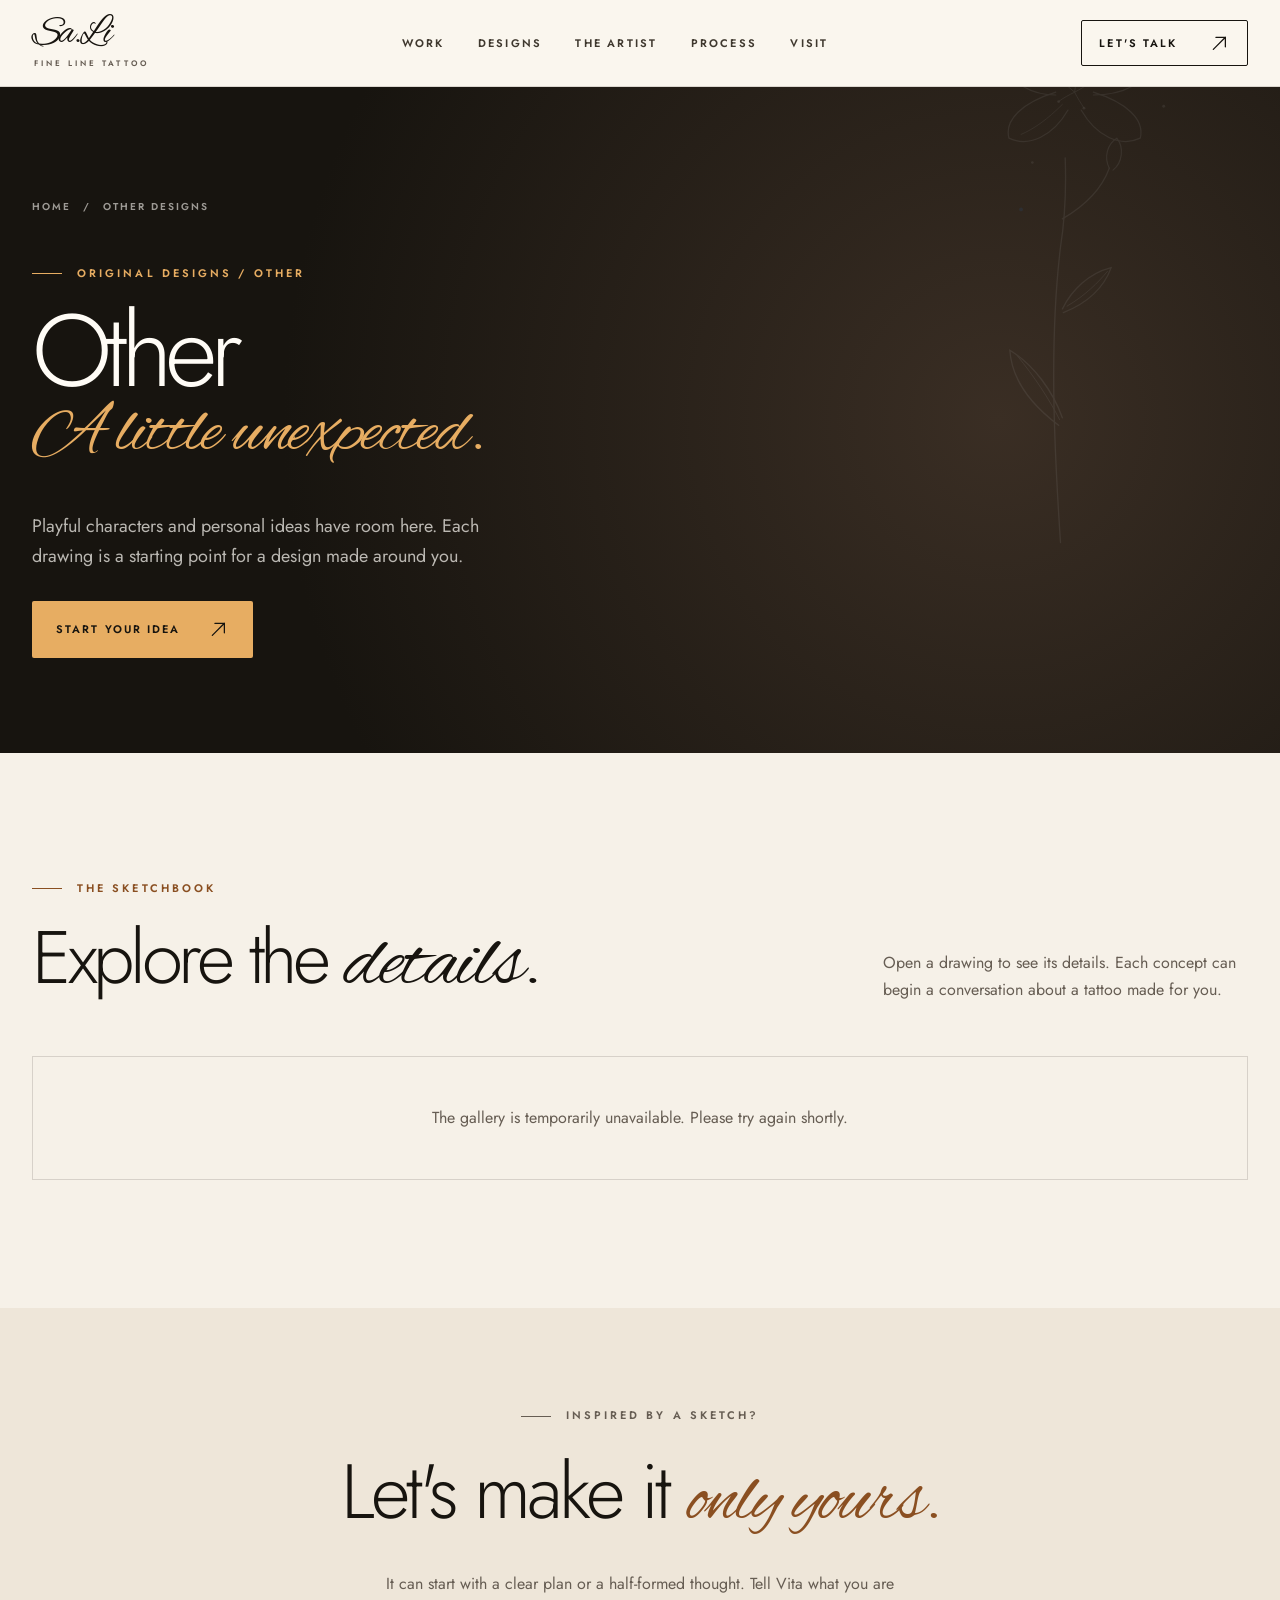
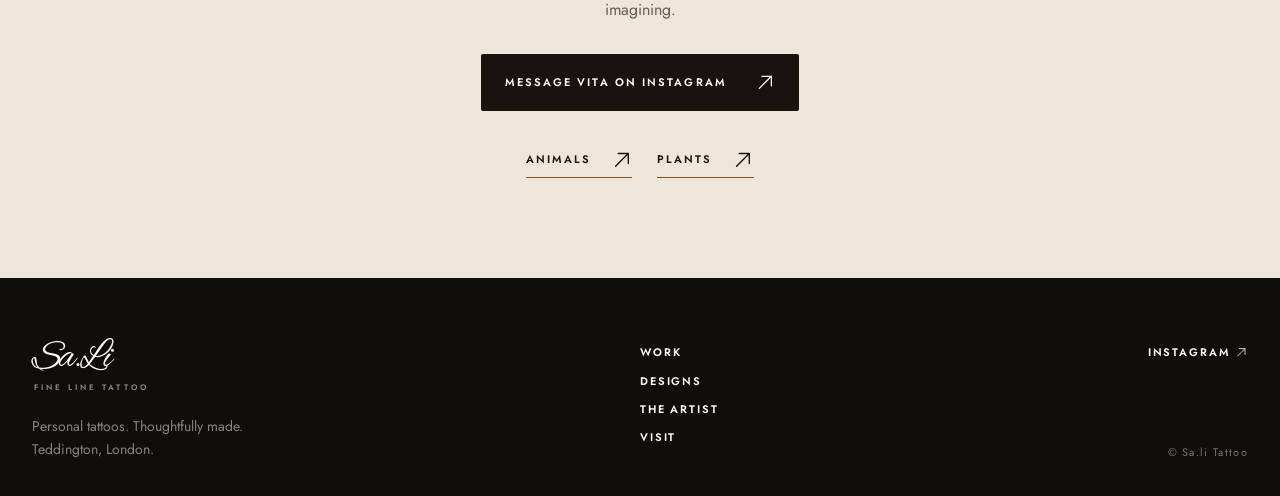
<file: other.html>
<!doctype html>
<html lang="en">
  <head>
    <meta charset="UTF-8" />
    <meta name="viewport" content="width=device-width, initial-scale=1" />
    <meta name="theme-color" content="#17140f" />
    <title>Sa.li Tattoo | Other Tattoo Designs in Teddington</title>
    <meta
      name="description"
      content="Explore character studies and original tattoo sketches by Vita of Sa.li Tattoo in Teddington, London."
    />
    <link rel="canonical" href="https://sali.tattoo/other.html" />
    <link rel="icon" href="images/favicon.svg" type="image/svg+xml" />
    <link rel="apple-touch-icon" href="images/logo.jpg" />
    <meta property="og:type" content="website" />
    <meta property="og:site_name" content="Sa.li Tattoo" />
    <meta
      property="og:title"
      content="Sa.li Tattoo | Other Tattoo Designs in Teddington"
    />
    <meta
      property="og:description"
      content="Explore character studies and original tattoo sketches by Vita of Sa.li Tattoo in Teddington, London."
    />
    <meta property="og:url" content="https://sali.tattoo/other.html" />
    <meta
      property="og:image"
      content="https://sali.tattoo/images/design-zen-animals.jpg"
    />
    <meta name="twitter:card" content="summary_large_image" />
    <link rel="preconnect" href="https://fonts.googleapis.com" />
    <link rel="preconnect" href="https://fonts.gstatic.com" crossorigin />
    <link
      href="https://fonts.googleapis.com/css2?family=Alex+Brush&family=Jost:wght@300;400;500;600&display=swap"
      rel="stylesheet"
    />
    <link rel="preload" as="image" href="images/design-zen-animals.jpg" />
    <link rel="stylesheet" href="styles.css?v=20261015-6" />
    <script src="photo-api-config.js" defer></script>
    <script src="site.js?v=20261015-4" defer></script>
  </head>
  <body>
    <a class="skip-link" href="#main">Skip to content</a>
    <div class="scroll-progress" aria-hidden="true"></div>
    <header class="site-header" data-header>
      <div class="container header-inner">
        <a class="brand" href="index.html" aria-label="Sa.li Tattoo, home"
          ><span class="brand-script">Sa.Li</span
          ><span class="brand-sub">Fine line tattoo</span></a
        >
        <nav class="desktop-nav" aria-label="Main navigation">
          <a href="index.html#work">Work</a
          ><a href="index.html#styles">Designs</a
          ><a href="index.html#about">The artist</a
          ><a href="index.html#process">Process</a
          ><a href="index.html#contact">Visit</a>
        </nav>
        <a class="header-cta" href="index.html#booking"
          >Let's talk <span aria-hidden="true"><svg class="icon" aria-hidden="true"><use href="images/icons.svg#arrow-up-right"></use></svg></span></a
        >
        <details class="mobile-menu" data-mobile-menu>
          <summary>
            <span>Menu</span
            ><span class="menu-lines" aria-hidden="true"><i></i><i></i></span>
          </summary>
          <nav class="mobile-menu-panel" aria-label="Mobile navigation">
            <a href="index.html#work">Work</a
            ><a href="index.html#styles">Designs</a
            ><a href="index.html#about">The artist</a
            ><a href="index.html#process">Process</a
            ><a href="index.html#contact">Visit</a
            ><a class="mobile-book" href="index.html#booking"
              >Start your tattoo <span aria-hidden="true"><svg class="icon" aria-hidden="true"><use href="images/icons.svg#arrow-up-right"></use></svg></span></a
            >
          </nav>
        </details>
      </div>
    </header>
    <main id="main">
      <section
        class="category-hero design-hero"
        aria-labelledby="category-title"
      >
        <div class="container category-hero-layout">
          <div class="category-hero-copy">
            <nav class="breadcrumb" aria-label="Breadcrumb">
              <a href="index.html">Home</a><span aria-hidden="true">/</span
              ><span>Other designs</span>
            </nav>
            <p class="eyebrow eyebrow-light">Original designs / other</p>
            <h1 id="category-title">
              Other<span class="script">A little unexpected.</span>
            </h1>
            <p>
              Playful characters and personal ideas have room here. Each drawing
              is a starting point for a design made around you.
            </p>
            <a class="button button-amber" href="index.html#booking"
              >Start your idea <span aria-hidden="true"><svg class="icon" aria-hidden="true"><use href="images/icons.svg#arrow-up-right"></use></svg></span></a
            >
          </div>
          <div class="category-hero-media">
            <img hidden
              data-photo-slot="design-hero-other"
              alt="Meditating cat, sloth and frog tattoo character designs"
              width="2373"
              height="3273"
              fetchpriority="high"
            /><span>Drawn by Vita · Sa.li Tattoo</span>
          </div>
        </div>
      </section>
      <section
        class="section category-gallery-section design-gallery"
        aria-labelledby="gallery-title"
      >
        <div class="container">
          <div class="section-heading" data-reveal>
            <div>
              <p class="eyebrow">The sketchbook</p>
              <h2 id="gallery-title">
                Explore the <span class="script">details.</span>
              </h2>
            </div>
            <p>
              Open a drawing to see its details. Each concept can begin a
              conversation about a tattoo made for you.
            </p>
          </div>
          <div class="category-gallery-grid">
            <p class="gallery-empty">Loading gallery…</p>
          </div>
        </div>
      </section>
      <section class="category-outro">
        <div class="container" data-reveal>
          <p class="eyebrow" style="justify-content: center">
            Inspired by a sketch?
          </p>
          <h2>Let's make it <span class="script">only yours.</span></h2>
          <p>
            It can start with a clear plan or a half-formed thought. Tell Vita
            what you are imagining.
          </p>
          <a
            class="button"
            href="https://www.instagram.com/sa.li_tattoo/"
            target="_blank"
            rel="noopener noreferrer"
            >Message Vita on Instagram <span aria-hidden="true"><svg class="icon" aria-hidden="true"><use href="images/icons.svg#arrow-up-right"></use></svg></span></a
          >
          <div class="category-other-links">
            <a class="text-link" href="animals.html"
              >Animals <span aria-hidden="true"><svg class="icon" aria-hidden="true"><use href="images/icons.svg#arrow-up-right"></use></svg></span></a
            ><a class="text-link" href="plants.html"
              >Plants <span aria-hidden="true"><svg class="icon" aria-hidden="true"><use href="images/icons.svg#arrow-up-right"></use></svg></span></a
            >
          </div>
        </div>
      </section>
    </main>
    <footer class="site-footer">
      <div class="container footer-grid">
        <div>
          <a
            class="brand brand-footer"
            href="index.html"
            aria-label="Sa.li Tattoo, home"
            ><span class="brand-script">Sa.Li</span
            ><span class="brand-sub">Fine line tattoo</span></a
          >
          <p>Personal tattoos. Thoughtfully made.<br />Teddington, London.</p>
        </div>
        <nav aria-label="Footer navigation">
          <a href="index.html#work">Work</a
          ><a href="index.html#styles">Designs</a
          ><a href="index.html#about">The artist</a
          ><a href="index.html#contact">Visit</a>
        </nav>
        <div class="footer-right">
          <a
            href="https://www.instagram.com/sa.li_tattoo/"
            target="_blank"
            rel="noopener noreferrer"
            >Instagram <svg class="icon" aria-hidden="true"><use href="images/icons.svg#arrow-up-right"></use></svg></a
          ><small>© Sa.li Tattoo</small>
        </div>
      </div>
    </footer>
    <dialog
      class="lightbox"
      aria-label="Expanded portfolio image"
      data-lightbox-dialog
    >
      <div class="lightbox-inner">
        <button
          class="lightbox-close"
          type="button"
          data-lightbox-close
          aria-label="Close image"
        >
          ×
        </button>
        <div class="lightbox-image-wrap">
          <img alt="" data-lightbox-image />
        </div>
        <div class="lightbox-footer">
          <div>
            <span data-lightbox-kind></span
            ><strong data-lightbox-title></strong>
          </div>
          <div class="lightbox-controls">
            <span data-lightbox-counter></span
            ><button
              type="button"
              data-lightbox-prev
              aria-label="Previous image"
            >
              <svg class="icon" aria-hidden="true"><use href="images/icons.svg#arrow-left"></use></svg></button
            ><button type="button" data-lightbox-next aria-label="Next image">
              <svg class="icon" aria-hidden="true"><use href="images/icons.svg#arrow-right"></use></svg>
            </button>
          </div>
        </div>
      </div>
    </dialog>
  </body>
</html>
</file>
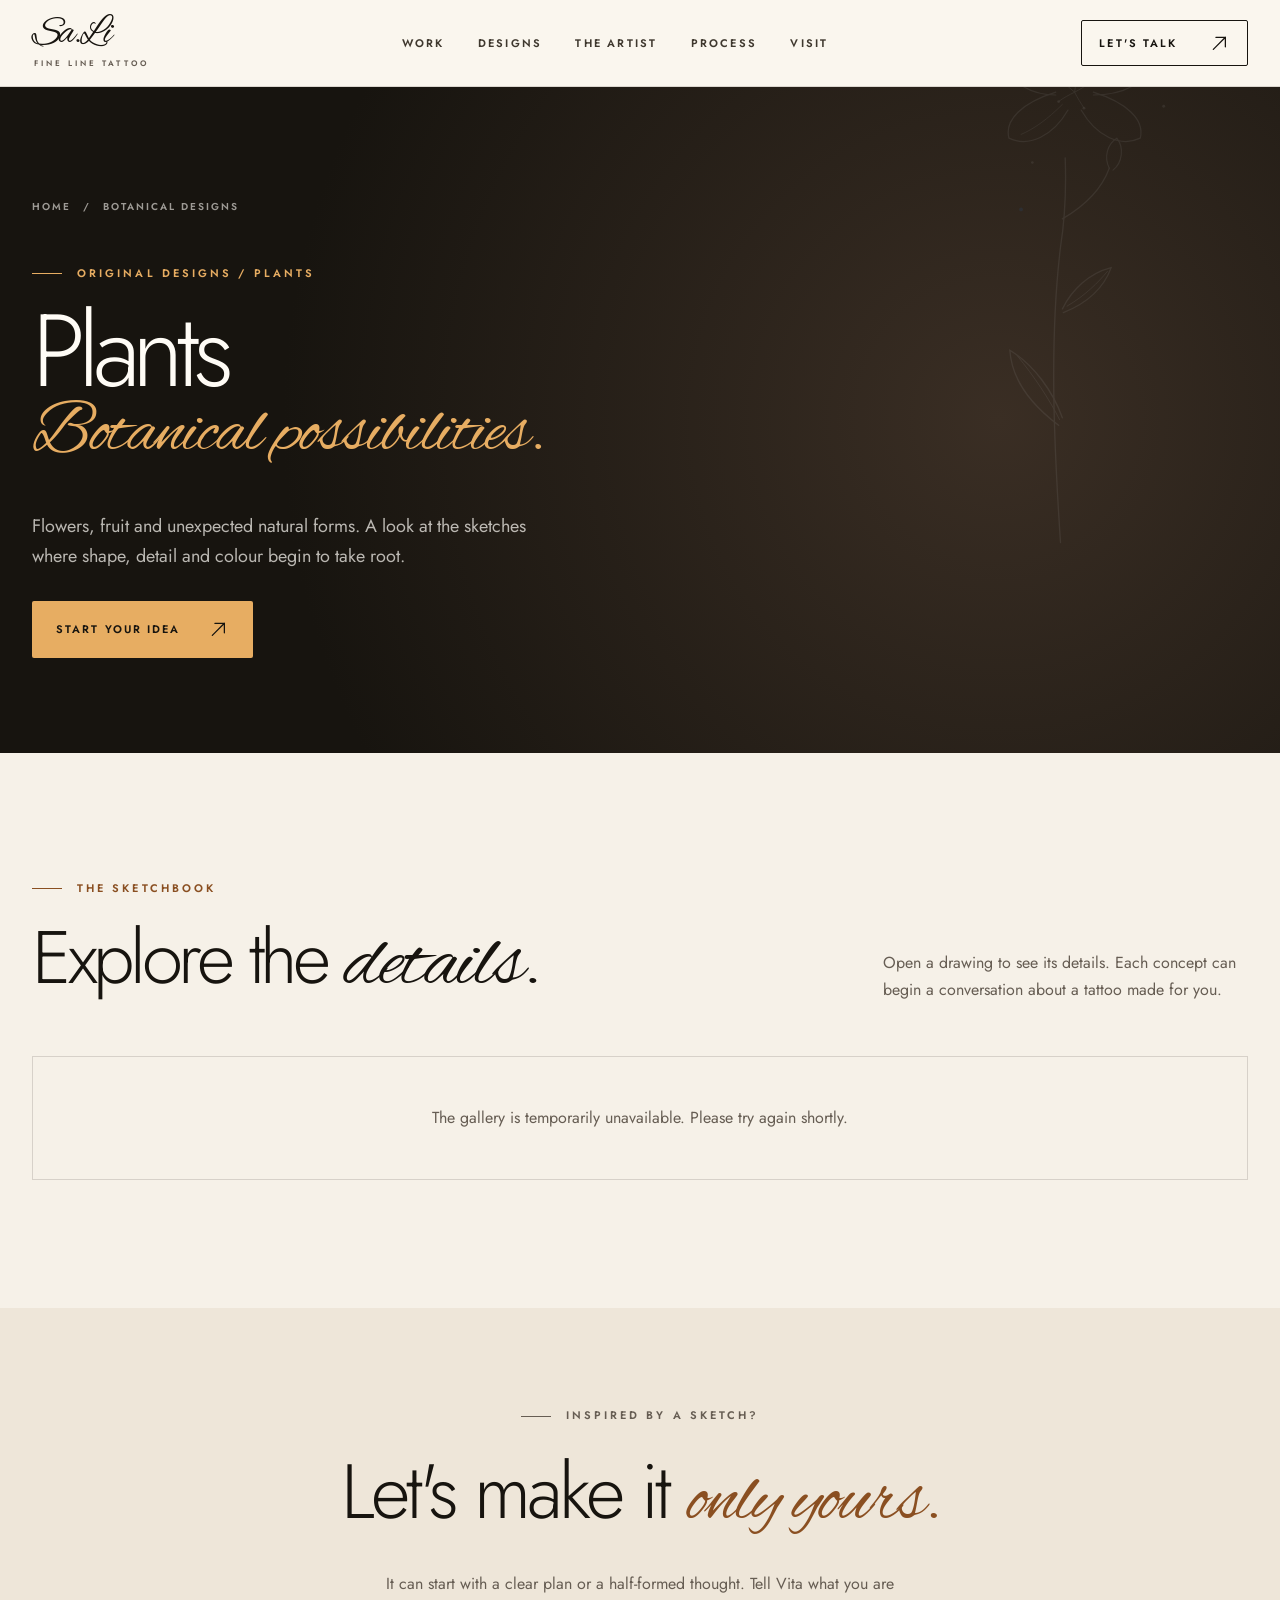
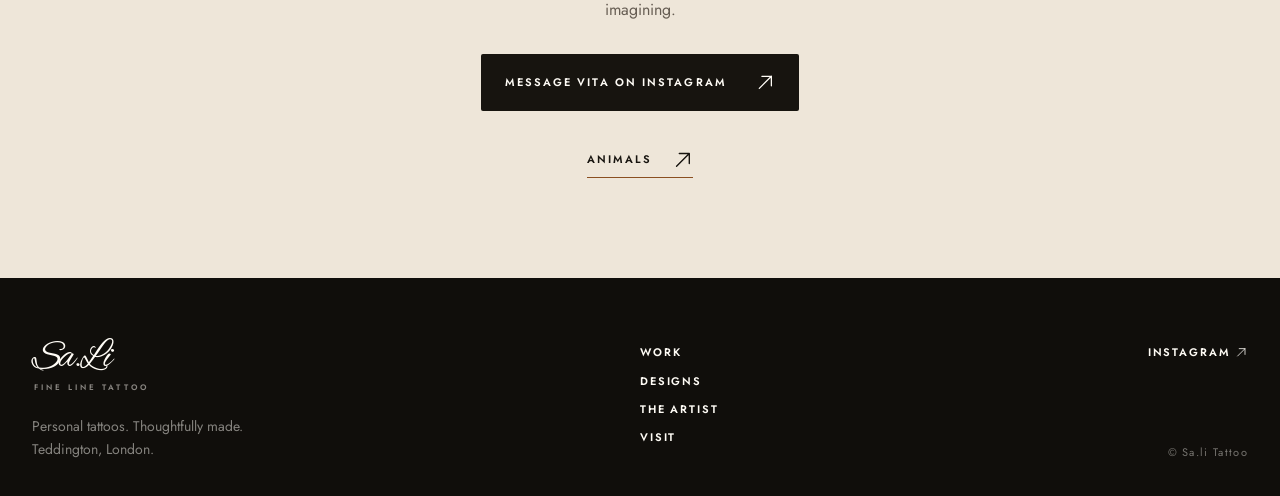
<file: plants.html>
<!doctype html>
<html lang="en">
  <head>
    <meta charset="UTF-8" />
    <meta name="viewport" content="width=device-width, initial-scale=1" />
    <meta name="theme-color" content="#17140f" />
    <title>Sa.li Tattoo | Botanical Tattoo Designs in Teddington</title>
    <meta
      name="description"
      content="Explore botanical studies and original tattoo sketches by Vita of Sa.li Tattoo in Teddington, London."
    />
    <link rel="canonical" href="https://sali.tattoo/plants.html" />
    <link rel="icon" href="images/favicon.svg" type="image/svg+xml" />
    <link rel="apple-touch-icon" href="images/logo.jpg" />
    <meta property="og:type" content="website" />
    <meta property="og:site_name" content="Sa.li Tattoo" />
    <meta
      property="og:title"
      content="Sa.li Tattoo | Botanical Tattoo Designs in Teddington"
    />
    <meta
      property="og:description"
      content="Explore botanical studies and original tattoo sketches by Vita of Sa.li Tattoo in Teddington, London."
    />
    <meta property="og:url" content="https://sali.tattoo/plants.html" />
    <meta
      property="og:image"
      content="https://sali.tattoo/images/design-fruit.jpg"
    />
    <meta name="twitter:card" content="summary_large_image" />
    <link rel="preconnect" href="https://fonts.googleapis.com" />
    <link rel="preconnect" href="https://fonts.gstatic.com" crossorigin />
    <link
      href="https://fonts.googleapis.com/css2?family=Alex+Brush&family=Jost:wght@300;400;500;600&display=swap"
      rel="stylesheet"
    />
    <link rel="preload" as="image" href="images/design-fruit.jpg" />
    <link rel="stylesheet" href="styles.css?v=20261015-6" />
    <script src="photo-api-config.js" defer></script>
    <script src="site.js?v=20261015-4" defer></script>
  </head>
  <body>
    <a class="skip-link" href="#main">Skip to content</a>
    <div class="scroll-progress" aria-hidden="true"></div>
    <header class="site-header" data-header>
      <div class="container header-inner">
        <a class="brand" href="index.html" aria-label="Sa.li Tattoo, home"
          ><span class="brand-script">Sa.Li</span
          ><span class="brand-sub">Fine line tattoo</span></a
        >
        <nav class="desktop-nav" aria-label="Main navigation">
          <a href="index.html#work">Work</a
          ><a href="index.html#styles">Designs</a
          ><a href="index.html#about">The artist</a
          ><a href="index.html#process">Process</a
          ><a href="index.html#contact">Visit</a>
        </nav>
        <a class="header-cta" href="index.html#booking"
          >Let's talk <span aria-hidden="true"><svg class="icon" aria-hidden="true"><use href="images/icons.svg#arrow-up-right"></use></svg></span></a
        >
        <details class="mobile-menu" data-mobile-menu>
          <summary>
            <span>Menu</span
            ><span class="menu-lines" aria-hidden="true"><i></i><i></i></span>
          </summary>
          <nav class="mobile-menu-panel" aria-label="Mobile navigation">
            <a href="index.html#work">Work</a
            ><a href="index.html#styles">Designs</a
            ><a href="index.html#about">The artist</a
            ><a href="index.html#process">Process</a
            ><a href="index.html#contact">Visit</a
            ><a class="mobile-book" href="index.html#booking"
              >Start your tattoo <span aria-hidden="true"><svg class="icon" aria-hidden="true"><use href="images/icons.svg#arrow-up-right"></use></svg></span></a
            >
          </nav>
        </details>
      </div>
    </header>
    <main id="main">
      <section
        class="category-hero design-hero"
        aria-labelledby="category-title"
      >
        <div class="container category-hero-layout">
          <div class="category-hero-copy">
            <nav class="breadcrumb" aria-label="Breadcrumb">
              <a href="index.html">Home</a><span aria-hidden="true">/</span
              ><span>Botanical designs</span>
            </nav>
            <p class="eyebrow eyebrow-light">Original designs / plants</p>
            <h1 id="category-title">
              Plants<span class="script">Botanical possibilities.</span>
            </h1>
            <p>
              Flowers, fruit and unexpected natural forms. A look at the
              sketches where shape, detail and colour begin to take root.
            </p>
            <a class="button button-amber" href="index.html#booking"
              >Start your idea <span aria-hidden="true"><svg class="icon" aria-hidden="true"><use href="images/icons.svg#arrow-up-right"></use></svg></span></a
            >
          </div>
          <div class="category-hero-media">
            <img hidden
              data-photo-slot="design-hero-plants"
              alt="Illustrated fruit tattoo design studies"
              width="2098"
              height="2970"
              fetchpriority="high"
            /><span>Drawn by Vita · Sa.li Tattoo</span>
          </div>
        </div>
      </section>
      <section
        class="section category-gallery-section design-gallery"
        aria-labelledby="gallery-title"
      >
        <div class="container">
          <div class="section-heading" data-reveal>
            <div>
              <p class="eyebrow">The sketchbook</p>
              <h2 id="gallery-title">
                Explore the <span class="script">details.</span>
              </h2>
            </div>
            <p>
              Open a drawing to see its details. Each concept can begin a
              conversation about a tattoo made for you.
            </p>
          </div>
          <div class="category-gallery-grid">
            <p class="gallery-empty">Loading gallery…</p>
          </div>
        </div>
      </section>
      <section class="category-outro">
        <div class="container" data-reveal>
          <p class="eyebrow" style="justify-content: center">
            Inspired by a sketch?
          </p>
          <h2>Let's make it <span class="script">only yours.</span></h2>
          <p>
            It can start with a clear plan or a half-formed thought. Tell Vita
            what you are imagining.
          </p>
          <a
            class="button"
            href="https://www.instagram.com/sa.li_tattoo/"
            target="_blank"
            rel="noopener noreferrer"
            >Message Vita on Instagram <span aria-hidden="true"><svg class="icon" aria-hidden="true"><use href="images/icons.svg#arrow-up-right"></use></svg></span></a
          >
          <div class="category-other-links">
            <a class="text-link" href="animals.html"
              >Animals <span aria-hidden="true"><svg class="icon" aria-hidden="true"><use href="images/icons.svg#arrow-up-right"></use></svg></span></a
            ><a class="text-link" href="other.html" hidden
              >Other <span aria-hidden="true"><svg class="icon" aria-hidden="true"><use href="images/icons.svg#arrow-up-right"></use></svg></span></a
            >
          </div>
        </div>
      </section>
    </main>
    <footer class="site-footer">
      <div class="container footer-grid">
        <div>
          <a
            class="brand brand-footer"
            href="index.html"
            aria-label="Sa.li Tattoo, home"
            ><span class="brand-script">Sa.Li</span
            ><span class="brand-sub">Fine line tattoo</span></a
          >
          <p>Personal tattoos. Thoughtfully made.<br />Teddington, London.</p>
        </div>
        <nav aria-label="Footer navigation">
          <a href="index.html#work">Work</a
          ><a href="index.html#styles">Designs</a
          ><a href="index.html#about">The artist</a
          ><a href="index.html#contact">Visit</a>
        </nav>
        <div class="footer-right">
          <a
            href="https://www.instagram.com/sa.li_tattoo/"
            target="_blank"
            rel="noopener noreferrer"
            >Instagram <svg class="icon" aria-hidden="true"><use href="images/icons.svg#arrow-up-right"></use></svg></a
          ><small>© Sa.li Tattoo</small>
        </div>
      </div>
    </footer>
    <dialog
      class="lightbox"
      aria-label="Expanded portfolio image"
      data-lightbox-dialog
    >
      <div class="lightbox-inner">
        <button
          class="lightbox-close"
          type="button"
          data-lightbox-close
          aria-label="Close image"
        >
          ×
        </button>
        <div class="lightbox-image-wrap">
          <img alt="" data-lightbox-image />
        </div>
        <div class="lightbox-footer">
          <div>
            <span data-lightbox-kind></span
            ><strong data-lightbox-title></strong>
          </div>
          <div class="lightbox-controls">
            <span data-lightbox-counter></span
            ><button
              type="button"
              data-lightbox-prev
              aria-label="Previous image"
            >
              <svg class="icon" aria-hidden="true"><use href="images/icons.svg#arrow-left"></use></svg></button
            ><button type="button" data-lightbox-next aria-label="Next image">
              <svg class="icon" aria-hidden="true"><use href="images/icons.svg#arrow-right"></use></svg>
            </button>
          </div>
        </div>
      </div>
    </dialog>
  </body>
</html>
</file>
<file: styles.css>
:root {
  --ink: #17140f;
  --ink2: #302820;
  --paper: #f6f1e8;
  --paper2: #eee6d9;
  --cream: #fffcf6;
  --amber: #e7ad62;
  --amber-dark: #8a4f21;
  --muted: #665d53;
  --line: rgba(41, 32, 23, 0.15);
  --sans: "Jost", "Segoe UI", Arial, sans-serif;
  --script: "Alex Brush", "Segoe Script", cursive;
  --ease: cubic-bezier(0.22, 1, 0.36, 1);
}
* {
  box-sizing: border-box;
}
html {
  scroll-behavior: smooth;
  scroll-padding-top: 90px;
}
body {
  margin: 0;
  color: var(--ink);
  background: var(--paper);
  font: 400 16px/1.65 var(--sans);
  -webkit-font-smoothing: antialiased;
}
body:has(.lightbox[open]) {
  overflow: hidden;
}
img {
  display: block;
  max-width: 100%;
}
a {
  color: inherit;
  text-decoration: none;
}
button,
summary {
  font: inherit;
}
button {
  cursor: pointer;
}
::selection {
  color: var(--ink);
  background: var(--amber);
}
:focus-visible {
  outline: 2px solid var(--amber-dark);
  outline-offset: 4px;
}
[hidden] {
  display: none !important;
}
.container {
  width: min(100% - 64px, 1370px);
  margin-inline: auto;
}
.section {
  padding: clamp(86px, 10vw, 150px) 0;
}
.eyebrow {
  display: flex;
  align-items: center;
  gap: 15px;
  margin: 0 0 26px;
  color: var(--amber-dark);
  font-size: 11px;
  line-height: 1.4;
  font-weight: 600;
  letter-spacing: 0.28em;
  text-transform: uppercase;
}
.eyebrow::before {
  content: "";
  width: 30px;
  height: 1px;
  flex: none;
  background: currentColor;
}
.eyebrow-light {
  color: var(--amber);
}
.eyebrow-line {
  display: none;
}
.script {
  font-family: var(--script);
  font-weight: 400;
  letter-spacing: -0.025em;
  white-space: nowrap;
}
.skip-link {
  position: fixed;
  top: 8px;
  left: 8px;
  z-index: 999;
  padding: 10px 18px;
  background: var(--cream);
  transform: translateY(-160%);
}
.icon {
  display: inline-block;
  width: 1.15em;
  height: 1.15em;
  flex: none;
  vertical-align: -0.16em;
  overflow: visible;
}
.icon-flower { width: 1.35em; height: 1.35em; }
.gallery-empty { grid-column: 1 / -1; margin: 0; padding: 48px 20px; color: var(--muted); border: 1px solid var(--line); text-align: center; }
.skip-link:focus {
  transform: translateY(0);
}
.scroll-progress {
  position: fixed;
  top: 0;
  left: 0;
  z-index: 202;
  width: 100%;
  height: 3px;
  transform: scaleX(0);
  transform-origin: left;
  background: var(--amber);
  pointer-events: none;
}
.site-header {
  position: sticky;
  top: 0;
  z-index: 100;
  background: rgba(250, 246, 238, 0.94);
  border-bottom: 1px solid var(--line);
  backdrop-filter: blur(18px);
  transition: box-shadow 0.3s;
}
.site-header.is-scrolled {
  box-shadow: 0 9px 30px rgba(27, 20, 13, 0.08);
}
.header-inner {
  display: flex;
  align-items: center;
  gap: 28px;
  min-height: 86px;
}
.brand {
  display: inline-flex;
  flex-direction: column;
  align-items: flex-start;
  flex: none;
  line-height: 0.9;
}
.brand-script {
  font: 400 39px/0.84 var(--script);
  letter-spacing: -0.05em;
}
.brand-sub {
  margin: 7px 0 0 2px;
  color: var(--muted);
  font-size: 8px;
  font-weight: 600;
  line-height: 1;
  letter-spacing: 0.38em;
  text-transform: uppercase;
}
.desktop-nav {
  display: flex;
  align-items: center;
  gap: clamp(18px, 2.6vw, 42px);
  margin: auto;
}
.desktop-nav a {
  position: relative;
  padding: 8px 0;
  color: #3f382e;
  font-size: 11px;
  font-weight: 600;
  letter-spacing: 0.2em;
  text-transform: uppercase;
  white-space: nowrap;
}
.desktop-nav a::after {
  content: "";
  position: absolute;
  left: 0;
  bottom: 4px;
  width: 100%;
  height: 1px;
  background: var(--amber-dark);
  transform: scaleX(0);
  transform-origin: left;
  transition: transform 0.4s var(--ease);
}
.desktop-nav a:hover::after,
.desktop-nav a:focus-visible::after {
  transform: scaleX(1);
}
.header-cta {
  display: inline-flex;
  align-items: center;
  justify-content: space-between;
  gap: 32px;
  padding: 12px 17px;
  border: 1px solid var(--ink);
  border-radius: 2px;
  font-size: 11px;
  font-weight: 600;
  letter-spacing: 0.19em;
  text-transform: uppercase;
  white-space: nowrap;
  transition:
    color 0.3s,
    background 0.3s;
}
.header-cta:hover {
  color: var(--cream);
  background: var(--ink);
}
.header-cta span {
  font-size: 18px;
  line-height: 1;
}
.mobile-menu {
  display: none;
}
.mobile-menu summary {
  list-style: none;
  cursor: pointer;
}
.mobile-menu summary::-webkit-details-marker {
  display: none;
}
.hero {
  position: relative;
  isolation: isolate;
  min-height: min(850px, calc(100svh - 86px));
  color: var(--cream);
  background: radial-gradient(
    circle at 74% 42%,
    #383027 0,
    #201b16 39%,
    var(--ink) 75%
  );
  overflow: hidden;
}
.hero::before {
  content: "";
  position: absolute;
  z-index: -1;
  inset: -15% -8%;
  background: url("images/floral-lily.svg") no-repeat 4% 35% / min(38vw, 470px);
  opacity: 0.08;
  filter: invert(1);
  transform: rotate(-23deg);
  pointer-events: none;
}
.hero-grain {
  position: absolute;
  inset: 0;
  background: url("images/grain.svg") repeat;
  opacity: 0.14;
  pointer-events: none;
}
.hero-layout {
  position: relative;
  display: grid;
  grid-template-columns: minmax(0, 1.03fr) minmax(0, 0.97fr);
  align-items: center;
  gap: clamp(42px, 5vw, 90px);
  min-height: inherit;
  padding-block: 78px 90px;
}
.hero-copy {
  position: relative;
  z-index: 2;
  max-width: 670px;
}
.hero h1 {
  margin: 0;
  font-size: clamp(74px, 9.8vw, 153px);
  font-weight: 300;
  line-height: 0.78;
  letter-spacing: -0.08em;
}
.hero h1 span {
  display: block;
  margin: 24px 0 0 16px;
  color: var(--amber);
  font: 400 clamp(84px, 11vw, 166px)/0.68 var(--script);
  letter-spacing: -0.055em;
}
.hero-intro {
  max-width: 520px;
  margin: 64px 0 38px;
  color: rgba(255, 252, 246, 0.77);
  font-size: clamp(17px, 1.45vw, 20px);
  line-height: 1.65;
}
.hero-intro em {
  color: var(--cream);
  font-style: normal;
  border-bottom: 1px solid var(--amber);
}
.hero-actions {
  display: flex;
  align-items: center;
  flex-wrap: wrap;
  gap: 29px;
}
.button {
  display: inline-flex;
  align-items: center;
  justify-content: space-between;
  gap: 28px;
  padding: 17px 23px;
  min-height: 56px;
  border: 1px solid transparent;
  border-radius: 2px;
  font-size: 11px;
  font-weight: 600;
  letter-spacing: 0.19em;
  line-height: 1.3;
  text-transform: uppercase;
  transition:
    transform 0.35s var(--ease),
    background 0.3s,
    color 0.3s,
    box-shadow 0.3s;
}
.button:hover {
  transform: translateY(-4px);
}
.button span {
  font-size: 18px;
  font-weight: 400;
  line-height: 1;
}
.button-amber {
  color: var(--ink);
  background: var(--amber);
}
.button-amber:hover {
  background: #f4c080;
  box-shadow: 0 14px 30px rgba(0, 0, 0, 0.16);
}
.text-link {
  display: inline-flex;
  align-items: center;
  gap: 20px;
  width: fit-content;
  padding-bottom: 7px;
  border-bottom: 1px solid var(--amber-dark);
  color: var(--ink);
  font-size: 11px;
  font-weight: 600;
  letter-spacing: 0.18em;
  line-height: 1.35;
  text-transform: uppercase;
  transition:
    gap 0.3s var(--ease),
    color 0.3s;
}
.text-link:hover {
  gap: 30px;
  color: var(--amber-dark);
}
.text-link span {
  font-size: 19px;
  line-height: 1;
}
.text-link-light {
  color: var(--cream);
  border-color: rgba(255, 252, 246, 0.48);
}
.text-link-light:hover {
  color: var(--amber);
}
.hero-footnote {
  display: flex;
  align-items: center;
  gap: 12px;
  margin-top: clamp(50px, 7vw, 95px);
  color: rgba(255, 252, 246, 0.54);
  font-size: 11px;
  line-height: 1.6;
  letter-spacing: 0.18em;
  text-transform: uppercase;
}
.hero-footnote-mark {
  color: var(--amber);
  font-size: 25px;
  line-height: 1;
}
.hero-visual {
  position: relative;
  height: clamp(540px, 56vw, 690px);
  min-width: 0;
  transform: perspective(1000px) rotateX(var(--tilt-x, 0deg))
    rotateY(var(--tilt-y, 0deg));
  transition: transform 0.55s var(--ease);
}
.hero-visual-back {
  position: absolute;
  top: 3%;
  right: 7%;
  width: 68%;
  height: 84%;
  border: 1px solid rgba(255, 252, 246, 0.25);
  transform: translate(18px, -18px);
}
.hero-visual figure {
  position: absolute;
  margin: 0;
  overflow: hidden;
  background: #514238;
  box-shadow: 0 24px 70px rgba(0, 0, 0, 0.28);
}
.hero-visual figure img {
  width: 100%;
  height: 100%;
  object-fit: cover;
  transition: transform 1s var(--ease);
}
.hero-visual:hover figure img {
  transform: scale(1.045);
}
.hero-main-image {
  top: 4%;
  right: 0;
  width: 75%;
  height: 86%;
}
.hero-accent-image {
  bottom: 1%;
  left: 0;
  width: 40%;
  height: 49%;
  border: 9px solid var(--ink2);
}
.hero-accent-image img {
  object-position: center 25%;
}
.hero-visual figcaption {
  position: absolute;
  bottom: 0;
  left: 0;
  right: 0;
  padding: 28px 16px 14px;
  color: white;
  background: linear-gradient(transparent, rgba(0, 0, 0, 0.55));
  font-size: 9px;
  font-weight: 600;
  letter-spacing: 0.23em;
  text-transform: uppercase;
}
.hero-accent-image figcaption {
  font-size: 8px;
}
.scroll-cue {
  position: absolute;
  right: 32px;
  bottom: 20px;
  display: flex;
  flex-direction: column;
  align-items: center;
  gap: 14px;
  color: rgba(255, 252, 246, 0.55);
  font-size: 9px;
  font-weight: 600;
  letter-spacing: 0.25em;
  text-transform: uppercase;
  writing-mode: vertical-rl;
}
.scroll-cue-line {
  width: 1px;
  height: 44px;
  background: var(--amber);
  transform-origin: top;
  animation: cue 2s ease-in-out infinite;
}
@keyframes cue {
  50% {
    transform: scaleY(0.55);
  }
}
@keyframes hero-in {
  from {
    opacity: 0;
    transform: translateY(32px);
  }
  to {
    opacity: 1;
    transform: translateY(0);
  }
}
.hero-copy > * {
  animation: hero-in 0.9s var(--ease) both;
}
.hero-copy > :nth-child(2) {
  animation-delay: 0.12s;
}
.hero-copy > :nth-child(3) {
  animation-delay: 0.22s;
}
.hero-copy > :nth-child(4) {
  animation-delay: 0.32s;
}
.hero-copy > :nth-child(5) {
  animation-delay: 0.42s;
}
.hero-visual {
  animation: hero-in 1.2s 0.2s var(--ease) both;
}
.marquee {
  overflow: hidden;
  padding: 17px 0;
  border-bottom: 1px solid var(--line);
  background: var(--paper2);
}
.marquee-track {
  display: flex;
  width: max-content;
  animation: marquee 35s linear infinite;
}
.marquee-track > span {
  display: inline-block;
  white-space: nowrap;
  color: #5e5347;
  font-size: 11px;
  font-weight: 600;
  letter-spacing: 0.34em;
}
.marquee-track b {
  display: inline-block;
  margin-inline: 48px;
  color: var(--amber-dark);
  font-size: 18px;
  font-weight: 400;
  vertical-align: middle;
}
.marquee-track .icon-flower { vertical-align: -0.34em; }
@keyframes marquee {
  to {
    transform: translateX(-50%);
  }
}
.section-heading {
  display: flex;
  justify-content: space-between;
  align-items: end;
  gap: 40px;
  margin-bottom: 48px;
}
.section-heading > div {
  max-width: 780px;
}
.section-heading h2,
.about-copy h2,
.process-top h2,
.pricing-layout h2,
.booking-inner h2 {
  margin: 0;
  font-size: clamp(45px, 5.8vw, 82px);
  font-weight: 300;
  line-height: 0.96;
  letter-spacing: -0.058em;
}
.section-heading h2 .script,
.about-copy h2 .script,
.process-top h2 .script,
.pricing-layout h2 .script,
.booking-inner h2 .script {
  font-size: 1.15em;
}
.section-heading > p,
.section-heading > div + p {
  max-width: 365px;
  margin: 0 0 5px;
  color: var(--muted);
  font-size: 16px;
  line-height: 1.7;
}
.section-heading-centered {
  display: flex;
  align-items: center;
  flex-direction: column;
  gap: 0;
  text-align: center;
}
.section-heading-centered .eyebrow {
  justify-content: center;
}
.section-heading-centered > p:last-child {
  max-width: 570px;
  margin-top: 24px;
}
.work-section {
  position: relative;
  background: var(--paper);
}
.work-section::before {
  content: "";
  position: absolute;
  top: 0;
  right: 0;
  width: 280px;
  height: 280px;
  background: url("images/floral-vine.svg") no-repeat center / contain;
  opacity: 0.12;
  pointer-events: none;
}
.work-controls {
  display: flex;
  align-items: center;
  flex-wrap: wrap;
  gap: 12px 24px;
  margin: -7px 0 26px;
}
.filter-list {
  display: none;
  min-width: 0;
  flex-wrap: wrap;
  gap: 6px;
}
.enhanced .filter-list {
  display: flex;
}
.work-design-link {
  flex: none;
  margin-left: auto;
  white-space: nowrap;
}
.filter-button {
  padding: 9px 17px;
  border: 1px solid var(--line);
  border-radius: 99px;
  color: #51483d;
  background: transparent;
  font-size: 10px;
  font-weight: 600;
  letter-spacing: 0.16em;
  text-transform: uppercase;
  transition:
    background 0.3s,
    color 0.3s,
    border-color 0.3s;
}
.filter-button:hover,
.filter-button.is-active {
  border-color: var(--ink);
  color: var(--cream);
  background: var(--ink);
}
.work-grid {
  display: grid;
  grid-template-columns: repeat(4, minmax(0, 1fr));
  gap: clamp(8px, 1.2vw, 18px);
}
.work-card {
  position: relative;
  display: block;
  min-width: 0;
  overflow: hidden;
  isolation: isolate;
  background: #d4c7b7;
}
.work-grid .work-card {
  aspect-ratio: 4 / 5;
}
.work-card img {
  width: 100%;
  height: 100%;
  object-fit: cover;
  transition:
    transform 1s var(--ease),
    filter 0.5s;
}
.work-card:hover img,
.work-card:focus-visible img {
  transform: scale(1.065);
  filter: saturate(0.85);
}
.work-card-overlay {
  position: absolute;
  inset: auto 0 0;
  display: flex;
  justify-content: space-between;
  align-items: end;
  gap: 15px;
  padding: 55px 20px 19px;
  color: white;
  background: linear-gradient(transparent, rgba(0, 0, 0, 0.72));
}
.work-card-overlay small {
  display: block;
  margin-bottom: 3px;
  font-size: 9px;
  font-weight: 600;
  letter-spacing: 0.2em;
  text-transform: uppercase;
  opacity: 0.8;
}
.work-card-overlay strong {
  display: block;
  font-size: clamp(17px, 2vw, 27px);
  font-weight: 400;
  line-height: 1.1;
  letter-spacing: -0.02em;
}
.work-open {
  display: grid;
  place-items: center;
  flex: none;
  width: 36px;
  height: 36px;
  border: 1px solid rgba(255, 255, 255, 0.6);
  border-radius: 50%;
  font-size: 17px;
  transition:
    background 0.3s,
    color 0.3s,
    transform 0.3s;
}
.work-card:hover .work-open {
  color: var(--ink);
  background: white;
  transform: rotate(45deg);
}
.styles-section {
  background: var(--paper2);
}
.about-section {
  overflow: hidden;
  background: var(--paper);
}
.about-layout {
  display: grid;
  grid-template-columns: 1fr 0.88fr;
  align-items: center;
  gap: clamp(50px, 8vw, 150px);
}
.about-photos {
  position: relative;
  min-height: clamp(560px, 55vw, 720px);
}
.about-action {
  width: 77%;
  height: 86%;
  object-fit: cover;
  object-position: center;
}
.about-portrait {
  position: absolute;
  right: 0;
  bottom: 0;
  width: 45%;
  height: 43%;
  object-fit: cover;
  object-position: 65% center;
  border: 10px solid var(--paper);
}
.about-photo-label {
  position: absolute;
  left: 15px;
  bottom: 8%;
  padding: 11px 15px;
  color: var(--ink);
  background: var(--amber);
  font-size: 10px;
  font-weight: 600;
  letter-spacing: 0.19em;
  text-transform: uppercase;
  transform: rotate(-90deg);
  transform-origin: left bottom;
}
.about-copy {
  max-width: 600px;
}
.about-copy .eyebrow {
  margin-bottom: 32px;
}
.about-lead {
  margin: 39px 0 22px !important;
  color: var(--ink) !important;
  font-size: clamp(23px, 2.6vw, 35px) !important;
  font-weight: 300;
  line-height: 1.4 !important;
  letter-spacing: -0.025em;
}
.about-copy > p:not(.eyebrow) {
  max-width: 520px;
  margin: 0 0 20px;
  color: var(--muted);
  font-size: 17px;
  line-height: 1.8;
}
.about-signature {
  display: flex;
  align-items: center;
  gap: 24px;
  margin: 29px 0 0;
  font: 400 54px/0.8 var(--script);
}
.about-signature span {
  color: var(--muted);
  font: 600 10px/1.4 var(--sans);
  letter-spacing: 0.24em;
  text-transform: uppercase;
}
.process-section {
  position: relative;
  overflow: hidden;
  color: var(--cream);
  background: var(--ink);
}
.process-section::after {
  content: "";
  position: absolute;
  right: -5%;
  top: -10%;
  width: 480px;
  height: 480px;
  background: url("images/floral-calla.svg") no-repeat center / contain;
  opacity: 0.12;
  filter: invert(1);
  pointer-events: none;
}
.process-top {
  position: relative;
  z-index: 1;
  display: flex;
  justify-content: space-between;
  align-items: end;
  gap: 60px;
  margin-bottom: 74px;
}
.process-top h2 {
  max-width: 810px;
}
.process-top h2 .script {
  display: block;
  margin-top: 11px;
  color: var(--amber);
}
.process-top > p {
  max-width: 315px;
  margin: 0;
  color: rgba(255, 252, 246, 0.66);
}
.process-steps {
  display: grid;
  grid-template-columns: repeat(3, 1fr);
  gap: 24px;
  margin: 0 0 96px;
  padding: 0;
  list-style: none;
}
.process-steps li {
  border-top: 1px solid rgba(255, 252, 246, 0.35);
  padding-top: 20px;
}
.step-number {
  display: inline-block;
  margin-bottom: 55px;
  color: var(--amber);
  font: 400 54px/0.8 var(--script);
}
.process-steps h3 {
  margin: 0 0 12px;
  font-size: clamp(22px, 2.4vw, 31px);
  font-weight: 400;
  line-height: 1.2;
}
.process-steps p {
  max-width: 315px;
  margin: 0;
  color: rgba(255, 252, 246, 0.58);
  font-size: 15px;
  line-height: 1.7;
}
.lightbox-controls button {
  display: grid;
  place-items: center;
  width: 44px;
  height: 44px;
  border: 1px solid rgba(255, 252, 246, 0.4);
  border-radius: 50%;
  color: var(--cream);
  background: transparent;
  font-size: 20px;
  transition:
    background 0.3s,
    color 0.3s;
}
.reviews-section {
  background: var(--paper2);
}
.reviews-grid {
  display: grid;
  grid-template-columns: repeat(2, minmax(0, 1fr));
  gap: 16px;
}
.reviews-grid blockquote {
  display: flex;
  flex-direction: column;
  margin: 0;
  min-height: 370px;
  padding: clamp(28px, 4vw, 55px);
  background: var(--cream);
}
.review-link {
  display: flex;
  flex: 1;
  flex-direction: column;
  border-bottom: 2px solid transparent;
  transition: border-color 0.3s, transform 0.3s var(--ease);
}
.review-link:hover,
.review-link:focus-visible {
  border-color: var(--amber-dark);
  transform: translateY(-3px);
}
.quote-mark {
  color: var(--amber-dark);
  font: 400 90px/0.6 var(--script);
}
.reviews-grid blockquote p {
  max-width: 570px;
  margin: 24px 0 auto;
  font-size: clamp(22px, 2.4vw, 33px);
  font-weight: 300;
  line-height: 1.35;
  letter-spacing: -0.025em;
}
.reviews-grid footer {
  display: flex;
  gap: 15px;
  align-items: baseline;
  margin-top: 35px;
  border-top: 1px solid var(--line);
  padding-top: 14px;
  font-size: 11px;
  letter-spacing: 0.14em;
  text-transform: uppercase;
}
.reviews-grid footer strong {
  font-weight: 600;
}
.reviews-grid footer span {
  color: var(--muted);
}
.pricing-section {
  background: var(--paper);
}
.pricing-layout {
  display: grid;
  grid-template-columns: 0.9fr 1fr;
  gap: clamp(60px, 10vw, 170px);
  align-items: center;
}
.pricing-layout > div:first-child > p:not(.eyebrow) {
  max-width: 490px;
  margin: 30px 0 25px;
  color: var(--muted);
  font-size: 17px;
}
.price-list {
  border-top: 1px solid var(--ink);
}
.price-list > div {
  display: grid;
  grid-template-columns: 1fr auto;
  column-gap: 20px;
  border-bottom: 1px solid var(--line);
  padding: 27px 0;
}
.price-list span {
  font-size: 11px;
  font-weight: 600;
  letter-spacing: 0.19em;
  text-transform: uppercase;
}
.price-list strong {
  grid-column: 2;
  grid-row: 1 / span 2;
  align-self: center;
  font-size: clamp(26px, 3vw, 42px);
  font-weight: 300;
  letter-spacing: -0.04em;
  white-space: nowrap;
}
.price-list p {
  grid-column: 1;
  margin: 9px 0 0;
  color: var(--muted);
  font-size: 14px;
}
.contact-section {
  background: var(--paper2);
}
.locations {
  display: grid;
  grid-template-columns: repeat(2, 1fr);
  gap: 16px;
}
.location-card {
  position: relative;
  overflow: hidden;
  min-height: 345px;
  padding: clamp(28px, 4vw, 55px);
  background: var(--cream);
}
.location-card::after {
  content: "";
  position: absolute;
  right: -24px;
  bottom: -96px;
  width: min(48%, 330px);
  height: 440px;
  background: url("images/floral-lily.svg") no-repeat center / contain;
  opacity: 0.18;
  pointer-events: none;
}
.location-number {
  display: block;
  margin-bottom: 35px;
  color: var(--amber-dark);
  font-size: 11px;
  font-weight: 600;
  letter-spacing: 0.2em;
  text-transform: uppercase;
}
.location-card h3 {
  margin: 0 0 14px;
  font-size: clamp(25px, 2.5vw, 35px);
  font-weight: 400;
  line-height: 1.1;
}
.location-card address {
  margin-bottom: 32px;
  color: var(--muted);
  font-size: 16px;
  font-style: normal;
}
.location-card .text-link {
  position: relative;
  z-index: 1;
}
.booking-section {
  position: relative;
  overflow: hidden;
  padding: clamp(100px, 12vw, 180px) 0;
  color: var(--cream);
  background: radial-gradient(circle at 84% 20%, #44301f, var(--ink) 64%);
}
.booking-section::after {
  content: "";
  position: absolute;
  top: -20%;
  right: -3%;
  width: min(48vw, 600px);
  height: 140%;
  background: url("images/floral-lily.svg") no-repeat center / contain;
  opacity: 0.2;
  filter: invert(1);
  pointer-events: none;
}
.booking-inner {
  position: relative;
  z-index: 1;
  max-width: 1370px;
}
.booking-inner h2 {
  max-width: 890px;
  font-size: clamp(58px, 8.5vw, 122px);
}
.booking-inner h2 .script {
  display: block;
  margin-top: 10px;
  color: var(--amber);
}
.booking-inner > p:not(.eyebrow) {
  max-width: 480px;
  margin: 36px 0 31px;
  color: rgba(255, 252, 246, 0.68);
  font-size: 18px;
}
.booking-note {
  display: block;
  margin-top: 20px;
  color: rgba(255, 252, 246, 0.48);
  font-size: 10px;
  letter-spacing: 0.18em;
  text-transform: uppercase;
}
.site-footer {
  padding: 65px 0 35px;
  color: var(--cream);
  background: #100e0b;
}
.footer-grid {
  display: grid;
  grid-template-columns: 2fr 1fr 1fr;
  gap: 40px;
}
.brand-footer .brand-sub {
  color: rgba(255, 252, 246, 0.5);
}
.footer-grid p {
  margin: 24px 0 0;
  color: rgba(255, 252, 246, 0.49);
  font-size: 14px;
}
.footer-grid nav {
  display: flex;
  flex-direction: column;
  gap: 10px;
}
.footer-grid nav a,
.footer-right > a {
  width: fit-content;
  font-size: 11px;
  font-weight: 600;
  letter-spacing: 0.17em;
  text-transform: uppercase;
}
.footer-grid nav a:hover,
.footer-right > a:hover {
  color: var(--amber);
}
.footer-right {
  display: flex;
  flex-direction: column;
  justify-content: space-between;
  align-items: flex-end;
  gap: 25px;
}
.footer-right small {
  color: rgba(255, 252, 246, 0.43);
  font-size: 11px;
  letter-spacing: 0.12em;
}
.lightbox {
  width: min(94vw, 1120px);
  max-width: none;
  max-height: min(94svh, 900px);
  margin: auto;
  padding: 0;
  border: 0;
  color: var(--cream);
  background: #16120e;
  box-shadow: 0 30px 90px rgba(0, 0, 0, 0.42);
}
.lightbox::backdrop {
  background: rgba(12, 10, 8, 0.88);
  backdrop-filter: blur(8px);
}
.lightbox-inner {
  position: relative;
}
.lightbox-close {
  position: absolute;
  z-index: 2;
  top: 14px;
  right: 14px;
  display: grid;
  place-items: center;
  width: 44px;
  height: 44px;
  border: 1px solid rgba(255, 255, 255, 0.45);
  border-radius: 50%;
  color: white;
  background: rgba(10, 8, 6, 0.6);
  font-size: 29px;
  line-height: 1;
}
.lightbox-close:hover {
  background: var(--amber-dark);
}
.lightbox-image-wrap {
  display: grid;
  place-items: center;
  min-height: 230px;
  height: min(77svh, 735px);
}
.lightbox-image-wrap img {
  width: 100%;
  height: 100%;
  object-fit: contain;
}
.lightbox-footer {
  display: flex;
  justify-content: space-between;
  align-items: center;
  gap: 20px;
  min-height: 88px;
  padding: 14px 25px;
  border-top: 1px solid rgba(255, 255, 255, 0.15);
}
.lightbox-footer [data-lightbox-kind] {
  display: block;
  color: var(--amber);
  font-size: 10px;
  font-weight: 600;
  letter-spacing: 0.2em;
  text-transform: uppercase;
}
.lightbox-footer strong {
  display: block;
  margin-top: 2px;
  font-size: 23px;
  font-weight: 400;
}
.lightbox-controls {
  display: flex;
  align-items: center;
  gap: 9px;
}
.lightbox-controls span {
  margin-right: 12px;
  color: rgba(255, 255, 255, 0.55);
  font-size: 11px;
  letter-spacing: 0.13em;
  white-space: nowrap;
}
.lightbox-controls button:hover {
  color: var(--ink);
  background: var(--cream);
}
.category-hero {
  position: relative;
  overflow: hidden;
  padding: 105px 0 95px;
  color: var(--cream);
  background: radial-gradient(circle at 78% 50%, #3a2e24, var(--ink) 68%);
}
.category-hero::before {
  content: "";
  position: absolute;
  right: -90px;
  top: -150px;
  width: 620px;
  height: 620px;
  background: url("images/floral-calla.svg") no-repeat center / contain;
  opacity: 0.14;
  filter: invert(1);
}
.category-hero-layout {
  position: relative;
  display: grid;
  grid-template-columns: 1fr 0.8fr;
  gap: 60px;
  align-items: center;
}
.breadcrumb {
  display: inline-flex;
  gap: 12px;
  align-items: center;
  margin-bottom: 50px;
  color: rgba(255, 252, 246, 0.58);
  font-size: 10px;
  font-weight: 600;
  letter-spacing: 0.2em;
  text-transform: uppercase;
}
.breadcrumb a:hover {
  color: var(--amber);
}
.category-hero h1 {
  margin: 0;
  font-size: clamp(62px, 8vw, 125px);
  font-weight: 300;
  line-height: 0.85;
  letter-spacing: -0.07em;
}
.category-hero h1 .script {
  display: block;
  margin-top: 9px;
  color: var(--amber);
  font-size: 1.25em;
}
.category-hero-copy > p:not(.eyebrow) {
  max-width: 500px;
  margin: 45px 0 29px;
  color: rgba(255, 252, 246, 0.7);
  font-size: 18px;
}
.category-hero-media {
  position: relative;
  height: clamp(430px, 46vw, 610px);
}
.category-hero-media img {
  position: absolute;
  right: 0;
  top: 0;
  width: 79%;
  height: 93%;
  object-fit: cover;
}
.category-hero-media::before {
  content: "";
  position: absolute;
  top: -17px;
  right: -17px;
  width: 79%;
  height: 93%;
  border: 1px solid rgba(255, 255, 255, 0.26);
}
.category-hero-media span {
  position: absolute;
  bottom: 0;
  left: 0;
  padding: 14px 18px;
  color: var(--ink);
  background: var(--amber);
  font-size: 10px;
  font-weight: 600;
  letter-spacing: 0.2em;
  text-transform: uppercase;
}
.category-gallery-section {
  background: var(--paper);
}
.category-gallery-grid {
  display: grid;
  grid-template-columns: repeat(3, minmax(0, 1fr));
  gap: 15px;
}
.category-gallery-grid .work-card {
  aspect-ratio: 0.78;
}
.category-gallery-grid .work-card:nth-child(4n + 2) {
  aspect-ratio: 1;
}
.category-gallery-grid .work-card-overlay strong {
  font-size: clamp(19px, 2vw, 27px);
}
.category-outro {
  padding: 100px 0;
  text-align: center;
  background: var(--paper2);
}
.category-outro h2 {
  margin: 0 auto 30px;
  max-width: 760px;
  font-size: clamp(43px, 6vw, 77px);
  font-weight: 300;
  line-height: 0.98;
  letter-spacing: -0.05em;
}
.category-outro h2 .script {
  color: var(--amber-dark);
}
.category-outro p {
  max-width: 520px;
  margin: 0 auto 30px;
  color: var(--muted);
}
.category-outro .button {
  background: var(--ink);
  color: var(--cream);
}
.category-outro .button:hover {
  background: var(--amber-dark);
}
.category-other-links {
  display: flex;
  justify-content: center;
  flex-wrap: wrap;
  gap: 25px;
  margin-top: 38px;
}
.motion-ready [data-reveal]:not(.is-visible) {
  opacity: 0;
  transform: translateY(34px);
}
[data-reveal] {
  transition:
    opacity 0.9s var(--ease),
    transform 0.9s var(--ease);
}
[data-reveal].is-visible {
  opacity: 1;
  transform: translateY(0);
}
@media (max-width: 1100px) {
  .desktop-nav {
    gap: 18px;
  }
  .desktop-nav a {
    letter-spacing: 0.13em;
  }
  .hero h1 {
    font-size: clamp(72px, 9vw, 118px);
  }
  .hero h1 span {
    font-size: clamp(82px, 10vw, 140px);
  }
  .hero-intro {
    margin-top: 48px;
  }
}
@media (max-width: 960px) {
  .desktop-nav {
    display: none;
  }
  .header-cta {
    margin-left: auto;
  }
  .mobile-menu {
    display: block;
  }
  .mobile-menu summary {
    display: flex;
    align-items: center;
    gap: 14px;
    padding: 10px 0 10px 10px;
    font-size: 11px;
    font-weight: 600;
    letter-spacing: 0.17em;
    text-transform: uppercase;
  }
  .menu-lines {
    display: flex;
    flex-direction: column;
    justify-content: center;
    gap: 5px;
    width: 27px;
    height: 24px;
  }
  .menu-lines i {
    display: block;
    width: 100%;
    height: 1px;
    background: var(--ink);
    transition: transform 0.3s;
  }
  .mobile-menu[open] .menu-lines i:first-child {
    transform: translateY(3px) rotate(45deg);
  }
  .mobile-menu[open] .menu-lines i:last-child {
    transform: translateY(-3px) rotate(-45deg);
  }
  .mobile-menu-panel {
    position: absolute;
    top: 100%;
    left: 0;
    right: 0;
    display: flex;
    flex-direction: column;
    padding: 12px 32px 28px;
    border-bottom: 1px solid var(--line);
    background: var(--cream);
    box-shadow: 0 18px 35px rgba(0, 0, 0, 0.12);
  }
  .mobile-menu-panel a {
    padding: 12px 0;
    border-bottom: 1px solid var(--line);
    font-size: 18px;
    font-weight: 400;
  }
  .mobile-menu-panel .mobile-book {
    display: flex;
    justify-content: space-between;
    margin-top: 15px;
    padding: 14px 18px;
    border: 0;
    color: var(--cream);
    background: var(--ink);
    font-size: 12px;
    font-weight: 600;
    letter-spacing: 0.14em;
    text-transform: uppercase;
  }
  .hero-layout {
    gap: 25px;
  }
  .hero-visual {
    height: 560px;
  }
  .section-heading {
    align-items: start;
    flex-direction: column;
    gap: 14px;
  }
  .about-layout {
    gap: 40px;
  }
}
@media (max-width: 760px) {
  .container {
    width: min(100% - 36px, 620px);
  }
  .header-inner {
    min-height: 73px;
  }
  .brand-script {
    font-size: 35px;
  }
  .hero {
    min-height: 0;
  }
  .hero-layout {
    display: flex;
    flex-direction: column;
    gap: 50px;
    padding-block: 78px 86px;
  }
  .hero-copy {
    align-self: stretch;
  }
  .hero h1 {
    font-size: clamp(73px, 13.5vw, 110px);
  }
  .hero h1 span {
    margin-left: 8px;
    font-size: clamp(89px, 15vw, 126px);
  }
  .hero-intro {
    max-width: 550px;
    margin-top: 49px;
  }
  .hero-footnote {
    margin-top: 42px;
  }
  .hero-visual {
    align-self: stretch;
    height: clamp(450px, 115vw, 660px);
  }
  .hero-main-image {
    width: 73%;
  }
  .hero-accent-image {
    width: 43%;
  }
  .scroll-cue {
    display: none;
  }
  .section {
    padding: 88px 0;
  }
  .work-grid {
    grid-template-columns: repeat(2, minmax(0, 1fr));
    gap: 10px;
  }
  .work-card-overlay {
    padding: 36px 12px 12px;
  }
  .work-card-overlay small {
    font-size: 8px;
  }
  .work-card-overlay strong {
    font-size: 17px;
  }
  .work-open {
    width: 29px;
    height: 29px;
    font-size: 14px;
  }
  .about-layout {
    grid-template-columns: 1fr;
    gap: 60px;
  }
  .about-photos {
    min-height: 600px;
  }
  .about-copy {
    max-width: none;
  }
  .process-top {
    align-items: start;
    flex-direction: column;
    gap: 25px;
    margin-bottom: 55px;
  }
  .process-steps {
    grid-template-columns: 1fr;
    gap: 35px;
    margin-bottom: 75px;
  }
  .step-number {
    margin-bottom: 20px;
  }
  .process-steps p {
    max-width: 550px;
  }
  .reviews-grid,
  .pricing-layout,
  .locations {
    grid-template-columns: 1fr;
  }
  .reviews-grid blockquote {
    min-height: 310px;
  }
  .pricing-layout {
    gap: 50px;
  }
  .footer-grid {
    grid-template-columns: 1fr 1fr;
  }
  .footer-grid > div:first-child {
    grid-column: 1/-1;
  }
  .footer-right {
    align-items: start;
  }
  .category-hero {
    padding: 65px 0 80px;
  }
  .category-hero-layout {
    grid-template-columns: 1fr;
    gap: 50px;
  }
  .breadcrumb {
    margin-bottom: 35px;
  }
  .category-hero-media {
    height: 510px;
  }
  .category-gallery-grid {
    grid-template-columns: repeat(2, minmax(0, 1fr));
    gap: 10px;
  }
}
@media (max-width: 640px) {
  .header-cta {
    display: none;
  }
  .mobile-menu {
    margin-left: auto;
  }
  .mobile-menu-panel {
    left: -18px;
    right: -18px;
    padding-inline: 18px;
  }
  .hero h1 {
    font-size: clamp(68px, 15vw, 95px);
  }
  .hero h1 span {
    font-size: clamp(84px, 18vw, 120px);
  }
  .hero-actions {
    align-items: start;
    flex-direction: column;
    gap: 24px;
  }
  .section-heading h2,
  .about-copy h2,
  .process-top h2,
  .pricing-layout h2,
  .booking-inner h2 {
    font-size: clamp(44px, 11vw, 65px);
  }
  .section-heading h2 .script,
  .about-copy h2 .script,
  .process-top h2 .script,
  .pricing-layout h2 .script,
  .booking-inner h2 .script {
    white-space: normal;
  }
  .enhanced .filter-list {
    display: grid;
    grid-template-columns: repeat(2, minmax(0, 1fr));
    flex: 1 0 100%;
    overflow: visible;
  }
  .filter-button {
    width: 100%;
    padding-inline: 10px;
  }
  .about-photos {
    min-height: 460px;
  }
  .about-action {
    width: 80%;
  }
  .reviews-grid blockquote {
    padding: 28px;
  }
  .reviews-grid footer {
    flex-direction: column;
    gap: 3px;
  }
  .booking-section {
    padding-block: 100px;
  }
  .booking-section::after {
    width: 85vw;
    right: -35%;
    opacity: 0.13;
  }
  .booking-inner h2 {
    font-size: clamp(55px, 12vw, 78px);
  }
  .lightbox {
    width: 100vw;
    max-height: 100svh;
  }
  .lightbox-image-wrap {
    height: min(75svh, 730px);
  }
  .lightbox-footer {
    min-height: 90px;
    padding: 12px 15px;
  }
  .lightbox-footer strong {
    font-size: 18px;
  }
  .lightbox-controls span {
    display: none;
  }
  .lightbox-controls button {
    width: 38px;
    height: 38px;
  }
  .category-hero h1 {
    font-size: clamp(63px, 13vw, 92px);
  }
  .category-gallery-grid .work-card-overlay strong {
    font-size: 17px;
  }
}
@media (max-width: 420px) {
  .hero h1 {
    font-size: 68px;
  }
  .hero h1 span {
    font-size: 83px;
  }
  .hero-visual {
    height: 440px;
  }
  .hero-main-image {
    height: 85%;
  }
  .hero-accent-image {
    height: 42%;
  }
  .work-grid {
    grid-template-columns: repeat(2, minmax(0, 1fr));
    gap: 8px;
  }
  .work-card-overlay strong {
    font-size: 22px;
  }
  .category-gallery-grid {
    grid-template-columns: 1fr;
  }
  .category-gallery-grid .work-card,
  .category-gallery-grid .work-card:nth-child(4n + 2) {
    aspect-ratio: 1;
  }
}
@media (prefers-reduced-motion: reduce) {
  html {
    scroll-behavior: auto;
  }
  *,
  *::before,
  *::after {
    animation-duration: 0.01ms !important;
    animation-iteration-count: 1 !important;
    scroll-behavior: auto !important;
    transition-duration: 0.01ms !important;
  }
  .motion-ready [data-reveal]:not(.is-visible) {
    opacity: 1;
    transform: none;
  }
  .hero-visual {
    transform: none !important;
  }
}
.hero-mobile-image {
  display: none;
}
@media (max-width: 760px) {
  .hero-layout {
    padding-block: 48px 68px;
  }
  .hero-mobile-image {
    position: relative;
    display: block;
    height: clamp(260px, 72vw, 440px);
    margin: 35px 0 0;
    overflow: hidden;
    background: #574535;
  }
  .hero-mobile-image img {
    width: 100%;
    height: 100%;
    object-fit: cover;
    object-position: center 38%;
  }
  .hero-mobile-image figcaption {
    position: absolute;
    inset: auto 0 0;
    padding: 35px 15px 14px;
    color: white;
    background: linear-gradient(transparent, rgba(0, 0, 0, 0.65));
    font-size: 9px;
    font-weight: 600;
    letter-spacing: 0.2em;
    text-transform: uppercase;
  }
  .hero-visual {
    display: none;
  }
  .hero-intro {
    margin-top: 27px;
  }
  .hero-footnote {
    margin-top: 32px;
  }
}
@media (max-width: 640px) {
  .mobile-menu-panel {
    left: 0;
    right: 0;
  }
}
.category-hero h1 .script {
  font-size: clamp(48px, 5.6vw, 78px);
  line-height: 0.9;
  white-space: normal;
  letter-spacing: -0.02em;
}
@media (max-width: 640px) {
  .category-hero h1 .script {
    font-size: clamp(43px, 10vw, 60px);
  }
}
@media (max-width: 640px) {
  .category-hero {
    padding-top: 54px;
  }
  .category-hero-layout {
    display: flex;
    flex-direction: column;
    align-items: stretch;
    gap: 0;
  }
  .category-hero-copy {
    display: contents;
  }
  .category-hero .breadcrumb {
    order: 1;
    margin-bottom: 36px;
  }
  .category-hero .eyebrow {
    order: 2;
  }
  .category-hero h1 {
    order: 3;
  }
  .category-hero-media {
    order: 4;
    height: 330px;
    margin: 30px 0 32px;
  }
  .category-hero-media img,
  .category-hero-media::before {
    width: calc(100% - 18px);
    height: calc(100% - 18px);
  }
  .category-hero-media::before {
    right: -7px;
    top: -9px;
  }
  .category-hero-media span {
    bottom: 0;
  }
  .category-hero-copy > p:not(.eyebrow) {
    order: 5;
    margin: 0 0 28px;
  }
  .category-hero-copy > .button {
    order: 6;
    align-self: flex-start;
  }
}

.design-cards {
  display: grid;
  grid-template-columns: repeat(auto-fit, minmax(260px, 1fr));
  gap: 16px;
}
.design-card {
  display: flex;
  min-width: 0;
  flex-direction: column;
  padding: 15px;
  border: 1px solid var(--line);
  color: var(--ink);
  background: var(--cream);
  transition:
    transform 0.5s var(--ease),
    box-shadow 0.5s var(--ease);
}
.design-card:hover,
.design-card:focus-visible {
  transform: translateY(-6px);
  box-shadow: 0 25px 45px rgba(40, 27, 17, 0.12);
}
.design-card-number {
  display: block;
  padding: 2px 4px 12px;
  color: var(--amber-dark);
  font-size: 10px;
  font-weight: 600;
  letter-spacing: 0.2em;
}
.design-card-images {
  display: grid;
  place-items: center;
  height: clamp(230px, 28vw, 370px);
  overflow: hidden;
  background: white;
}
.design-card-images img {
  width: 100%;
  height: 100%;
  object-fit: contain;
  padding: 10px;
  background: white;
  transition: transform 0.8s var(--ease);
}
.design-card:hover .design-card-images img {
  transform: scale(1.05);
}
.design-card-copy {
  display: flex;
  flex: 1;
  flex-direction: column;
  justify-content: space-between;
  padding: 22px 5px 4px;
}
.design-card-copy small {
  display: block;
  color: var(--muted);
  font-size: 11px;
  letter-spacing: 0.14em;
  text-transform: uppercase;
}
.design-card-copy strong {
  display: block;
  margin: 7px 0 24px;
  font-size: clamp(31px, 3.5vw, 48px);
  font-weight: 400;
  line-height: 1;
  letter-spacing: -0.045em;
}
.design-card-link {
  display: flex;
  justify-content: space-between;
  align-items: center;
  border-top: 1px solid var(--line);
  padding-top: 13px;
  color: var(--amber-dark);
  font-size: 10px;
  font-weight: 600;
  letter-spacing: 0.17em;
  text-transform: uppercase;
}
.design-card-link b {
  color: var(--ink);
  font-size: 20px;
  font-weight: 400;
}
.design-hero .category-hero-media img {
  object-fit: contain;
  padding: 14px;
  background: white;
}
.design-gallery .work-card {
  background: white;
}
.design-gallery .work-card img {
  object-fit: contain;
  padding: 12px;
}
.locations {
  grid-template-columns: minmax(0, 1fr);
  max-width: 650px;
}
@media (max-width: 960px) {
  .design-cards {
    grid-template-columns: 1fr;
  }
  .design-card-images {
    height: clamp(240px, 62vw, 410px);
  }
}
@media (max-width: 420px) {
  .design-card-images {
    height: 300px;
  }
}
</file>
<file: admin/admin.css>
:root {
  --ink: #1c1712;
  --paper: #f4eee5;
  --cream: #fffaf3;
  --amber: #e8af62;
  --muted: #766d62;
  --line: #ded4c7;
  --sans: "Jost", sans-serif;
  --script: "Alex Brush", cursive;
}
* { box-sizing: border-box; }
body {
  margin: 0;
  color: var(--ink);
  background: var(--paper);
  font: 400 16px/1.55 var(--sans);
}
a { color: inherit; text-decoration: none; }
.icon { display: inline-block; width: 1.15em; height: 1.15em; vertical-align: -0.16em; }
button, input, select, textarea { font: inherit; }
button { cursor: pointer; }
[hidden] { display: none !important; }
:focus-visible { outline: 2px solid #a56b24; outline-offset: 3px; }
.admin-header {
  display: flex;
  align-items: center;
  justify-content: space-between;
  gap: 24px;
  min-height: 84px;
  padding: 12px max(24px, calc((100vw - 1120px) / 2));
  background: var(--cream);
  border-bottom: 1px solid var(--line);
}
.brand { display: flex; flex-direction: column; line-height: 1; }
.brand span { font: 400 42px/0.9 var(--script); }
.brand small, .back-link, .eyebrow, .step {
  font-size: 11px;
  font-weight: 600;
  letter-spacing: .19em;
  text-transform: uppercase;
}
.brand small { margin-top: 7px; }
.back-link { border-bottom: 1px solid currentColor; padding-bottom: 4px; }
main { width: min(100% - 48px, 1120px); margin: 0 auto; padding: 74px 0 100px; }
.intro { max-width: 740px; margin-bottom: 55px; }
.eyebrow, .step { color: #9a611f; }
.intro h1 {
  margin: 12px 0 20px;
  font-size: clamp(50px, 7vw, 90px);
  font-weight: 300;
  line-height: .94;
  letter-spacing: -.06em;
}
.intro h1 em { color: #b67b37; font: 400 1.16em/.8 var(--script); white-space: nowrap; }
.intro > p:last-child { max-width: 590px; color: var(--muted); }
.panel { margin-top: 20px; padding: clamp(24px, 4vw, 48px); background: var(--cream); border: 1px solid var(--line); }
.panel-heading { display: flex; justify-content: space-between; align-items: flex-end; gap: 20px; margin-bottom: 20px; }
.step { margin: 0 0 8px; }
h2 { margin: 0; font-size: clamp(28px, 3.4vw, 42px); font-weight: 400; line-height: 1.1; letter-spacing: -.045em; }
.muted { color: var(--muted); }
.muted a { color: #9a611f; text-decoration: underline; text-underline-offset: 3px; }
.panel > .muted { max-width: 680px; margin-bottom: 24px; }
code { font: 500 .9em/1.4 ui-monospace, monospace; overflow-wrap: anywhere; }
.connection { flex: none; padding: 6px 11px; color: #805126; border: 1px solid #cfa87d; border-radius: 99px; font-size: 11px; }
.connection.connected { color: #326047; border-color: #9aba9e; }
label { display: block; margin: 0 0 7px; font-size: 12px; font-weight: 600; letter-spacing: .11em; text-transform: uppercase; }
input, select, textarea {
  width: 100%;
  min-height: 49px;
  padding: 12px 13px;
  color: var(--ink);
  background: #fff;
  border: 1px solid #cfc3b5;
  border-radius: 0;
}
textarea { resize: vertical; }
.input-row { display: flex; gap: 10px; }
.input-row input { flex: 1; min-width: 0; }
.button {
  display: inline-flex;
  justify-content: space-between;
  align-items: center;
  gap: 25px;
  min-height: 49px;
  padding: 13px 20px;
  border: 1px solid var(--ink);
  color: var(--cream);
  background: var(--ink);
  font-size: 11px;
  font-weight: 600;
  letter-spacing: .16em;
  text-transform: uppercase;
}
.button:hover:not(:disabled) { background: #4b3828; }
.button:disabled { opacity: .55; cursor: wait; }
.text-button { padding: 0 0 3px; border: 0; border-bottom: 1px solid; background: none; font-size: 13px; }
.upload-layout { display: grid; grid-template-columns: minmax(0, 1fr) minmax(250px, .8fr); gap: clamp(30px, 5vw, 70px); }
.fields label:not(:first-child) { margin-top: 19px; }
.field-note { margin: 5px 0 0; color: var(--muted); font-size: 12px; }
.publish-button { width: 100%; margin-top: 30px; }
.preview {
  display: grid;
  place-items: center;
  min-height: 360px;
  color: var(--muted);
  background: #e9dfd2;
  border: 1px dashed #c6b7a4;
  text-align: center;
  overflow: hidden;
}
.preview img { width: 100%; max-height: 460px; object-fit: contain; }
.library-note { margin: 0 0 30px; }
.library-group + .library-group { margin-top: 36px; padding-top: 30px; border-top: 1px solid var(--line); }
.library-group-heading { display: flex; align-items: baseline; justify-content: space-between; gap: 16px; margin-bottom: 16px; }
.library-group-heading h3 { margin: 0; font-size: 23px; font-weight: 400; letter-spacing: -.035em; }
.library-group-heading .muted { font-size: 13px; }
.replace-message { display: flex; flex-wrap: wrap; align-items: center; justify-content: space-between; gap: 12px; margin: 0 0 24px; padding: 14px 18px; background: #f3e6d6; border-left: 2px solid #b67b37; font-size: 14px; }
.catalog-heading { margin: 46px 0 20px; padding-top: 30px; border-top: 1px solid var(--line); }
.manage-grid { display: grid; grid-template-columns: repeat(auto-fill, minmax(190px, 1fr)); gap: 14px; }
.manage-card { min-width: 0; background: #fff; border: 1px solid var(--line); }
.manage-card.is-removed { opacity: .76; }
.manage-card > img, .empty-photo { display: block; width: 100%; aspect-ratio: 1; object-fit: cover; background: #e9dfd2; }
.empty-photo { display: grid; place-items: center; color: var(--muted); }
.manage-card-info { padding: 12px; }
.manage-card-info > strong { display: block; font-size: 14px; line-height: 1.25; font-weight: 500; }
.manage-card-info > small { display: block; margin-top: 4px; color: var(--muted); text-transform: capitalize; }
.card-actions, .group-actions { display: flex; flex-wrap: wrap; gap: 7px; }
.card-actions { margin-top: 12px; }
.group-actions { margin-bottom: 16px; }
.card-button { min-height: 34px; padding: 6px 10px; color: var(--ink); background: #fffaf3; border: 1px solid #bba995; font-size: 11px; font-weight: 500; }
.card-button:hover { border-color: #9a611f; background: #f3e6d6; }
.card-button.danger { color: #8e422c; }
.card-button.subtle { color: var(--muted); }
.card-edit { display: grid; gap: 8px; margin-top: 12px; }
.card-edit input, .card-edit select, .card-edit textarea { min-height: 38px; padding: 7px 8px; font-size: 13px; }
.card-edit textarea { min-height: 72px; }
.status { min-height: 24px; margin: 24px 0 0; color: #326047; font-weight: 500; }
.status.error { color: #a23824; }
.upload-feedback { margin: 0 0 20px; color: #326047; font-weight: 500; }
.upload-feedback:empty { display: none; }
.upload-feedback.error { color: #a23824; }
@media (max-width: 760px) {
  main { padding-top: 48px; }
  .upload-layout { grid-template-columns: 1fr; }
  .preview { min-height: 260px; order: -1; }
  .panel-heading { align-items: flex-start; flex-direction: column; }
}
@media (max-width: 480px) {
  main { width: min(100% - 32px, 1120px); }
  .admin-header { padding-inline: 16px; }
  .back-link { font-size: 9px; }
  .input-row { flex-direction: column; }
  .manage-grid { grid-template-columns: repeat(2, minmax(0, 1fr)); gap: 10px; }
  .manage-card-info { padding: 10px; }
  .card-button { font-size: 10px; }
}
</file>
